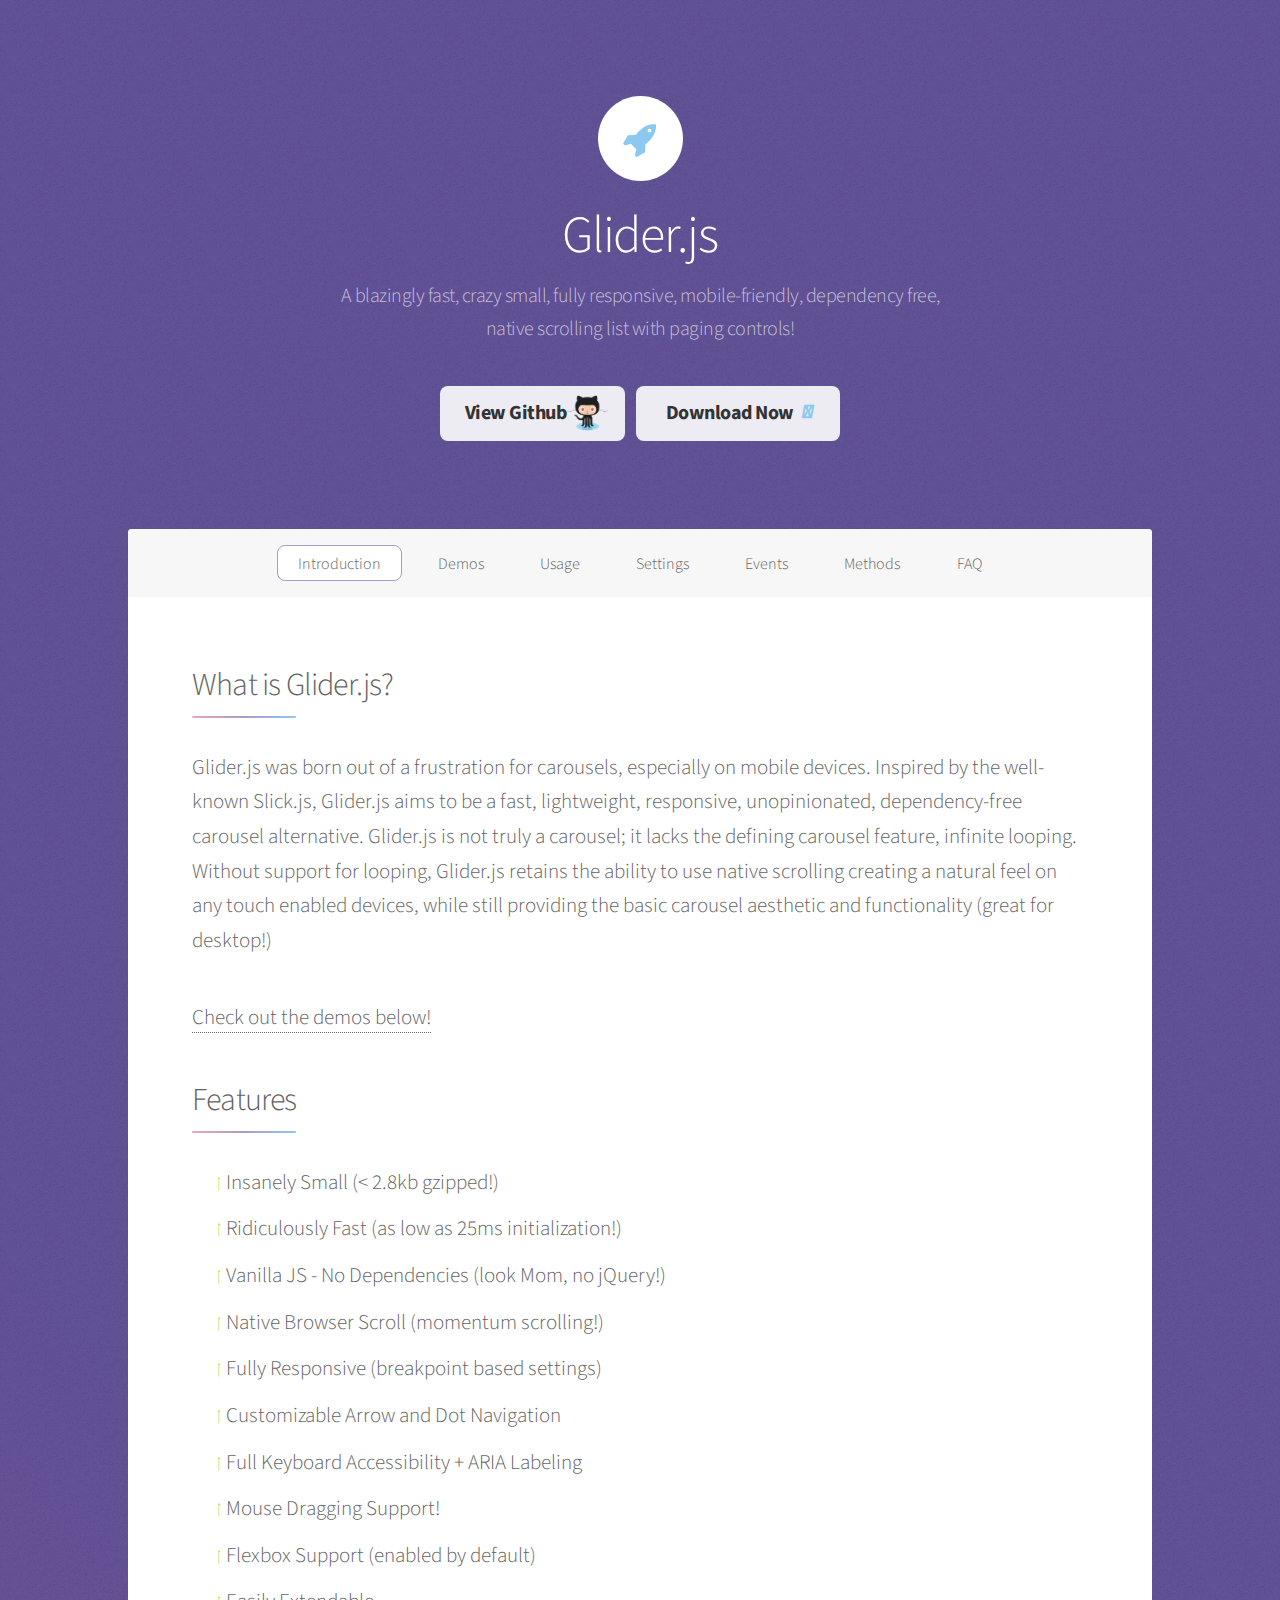
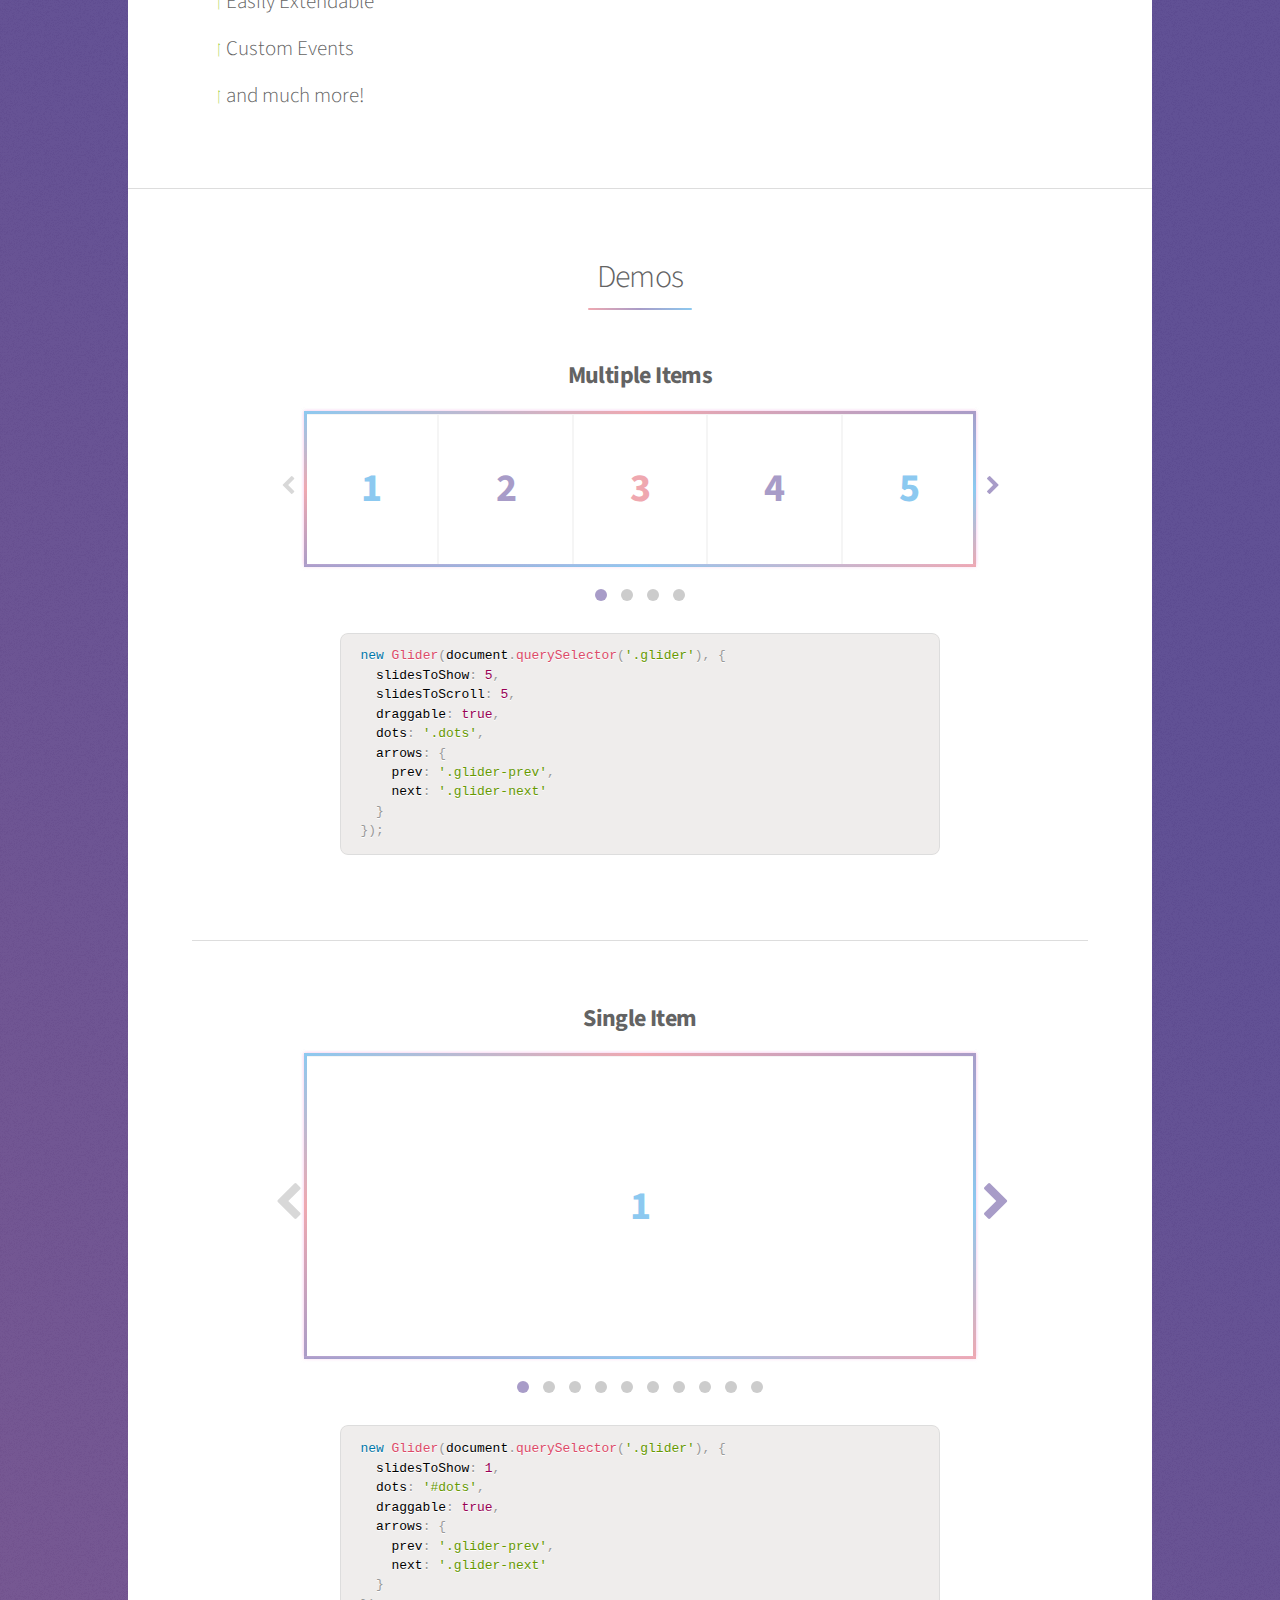
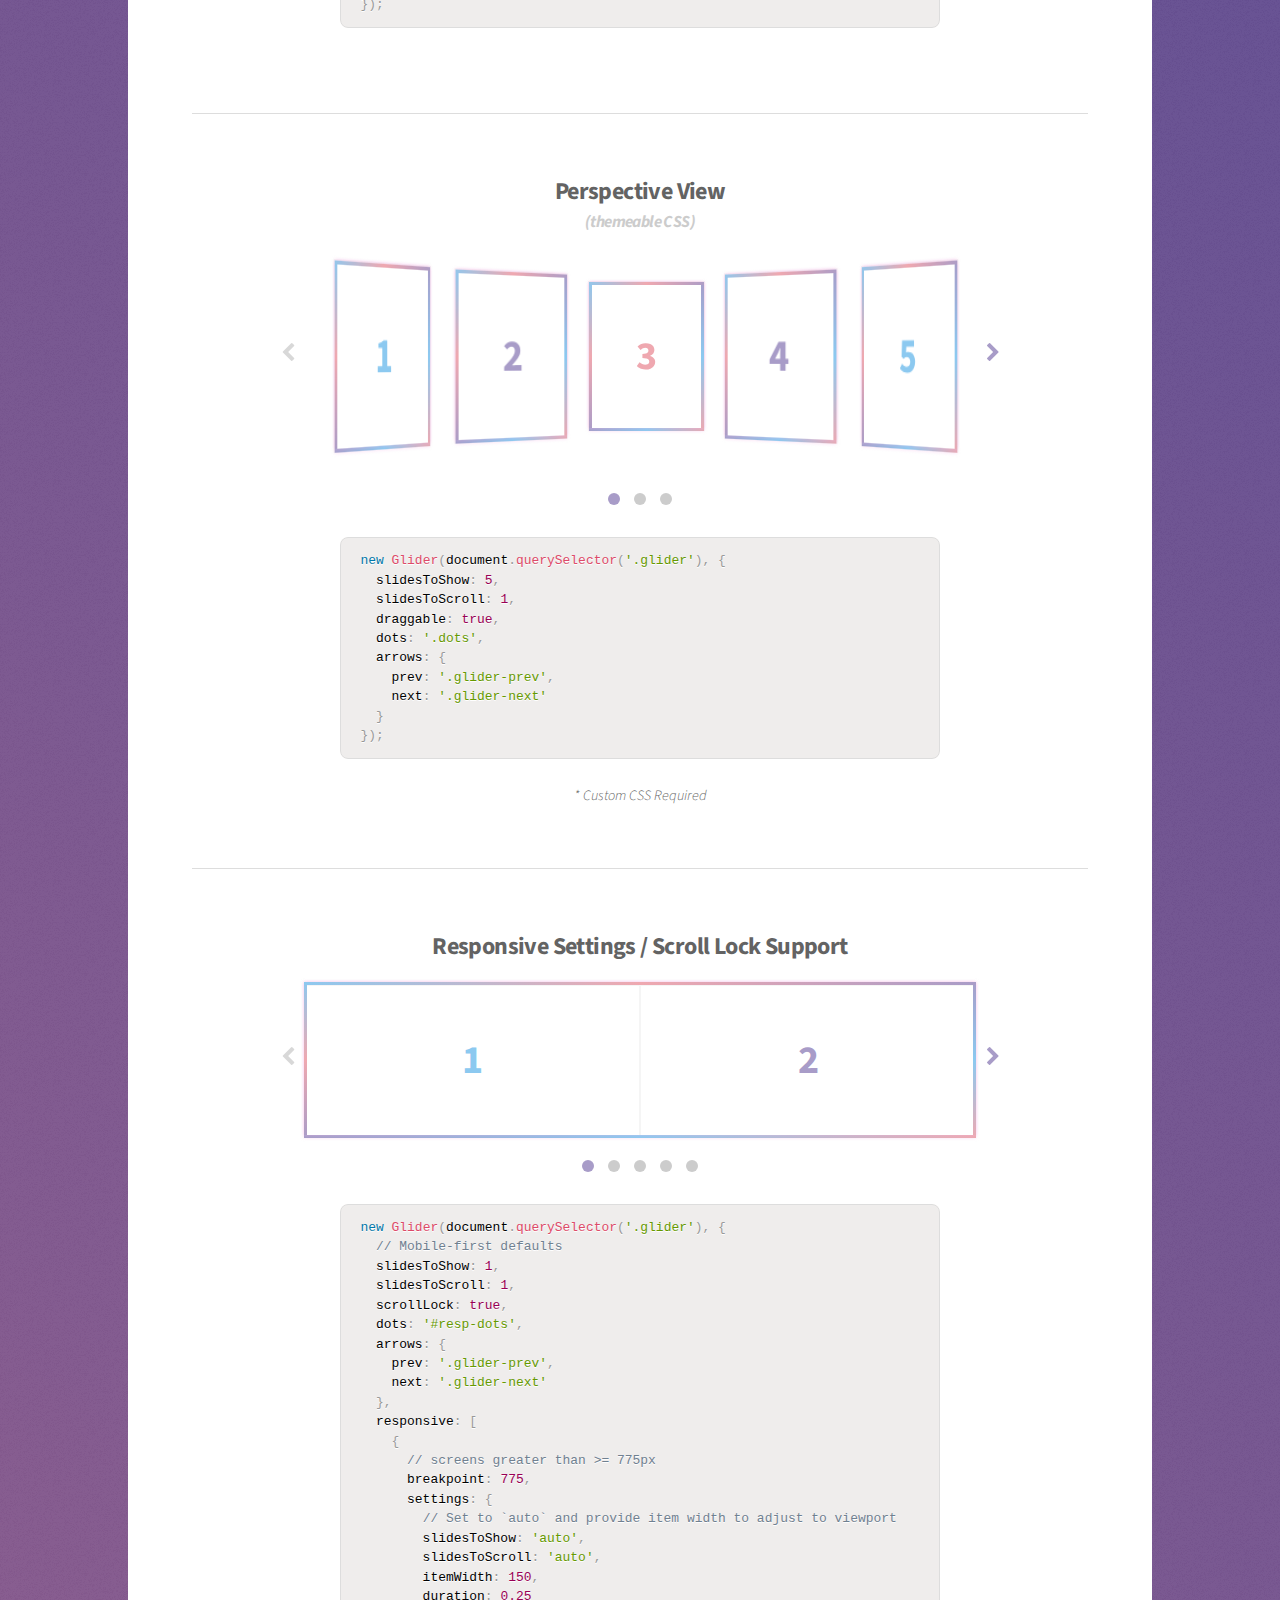
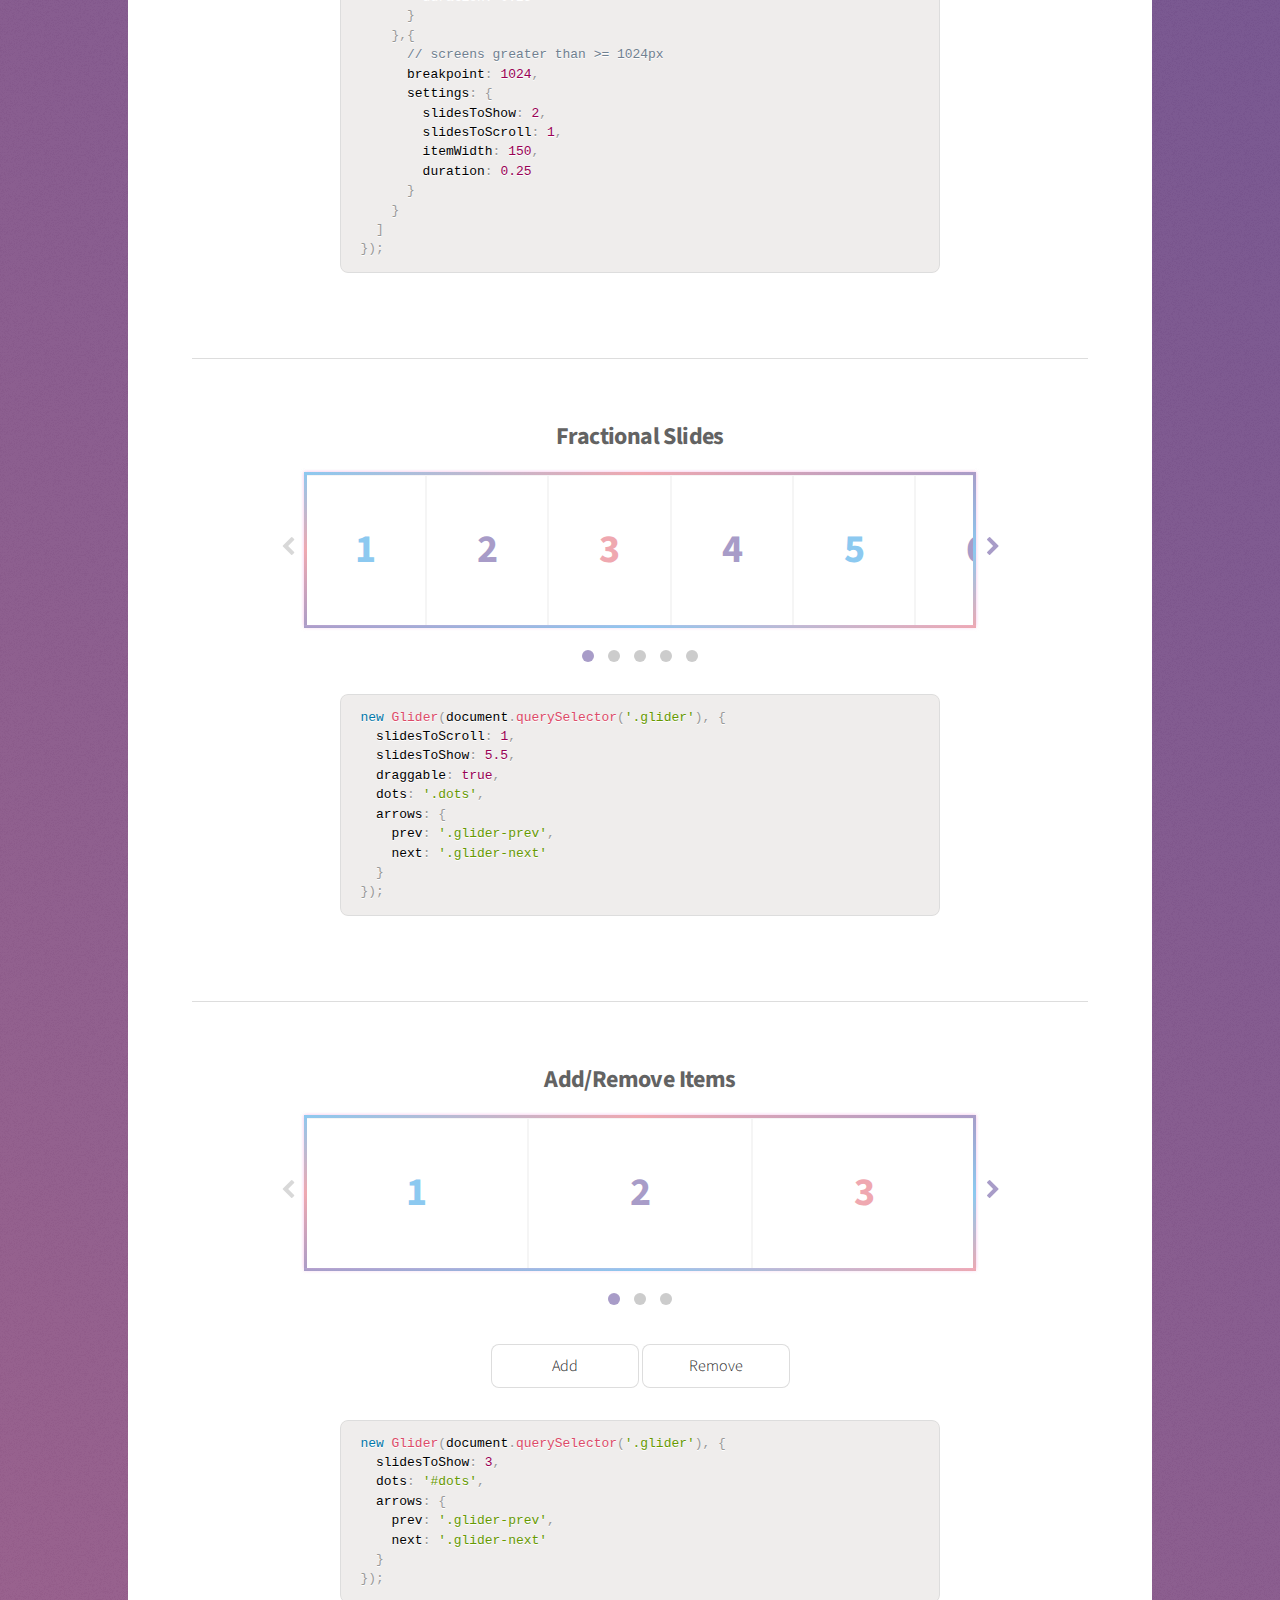
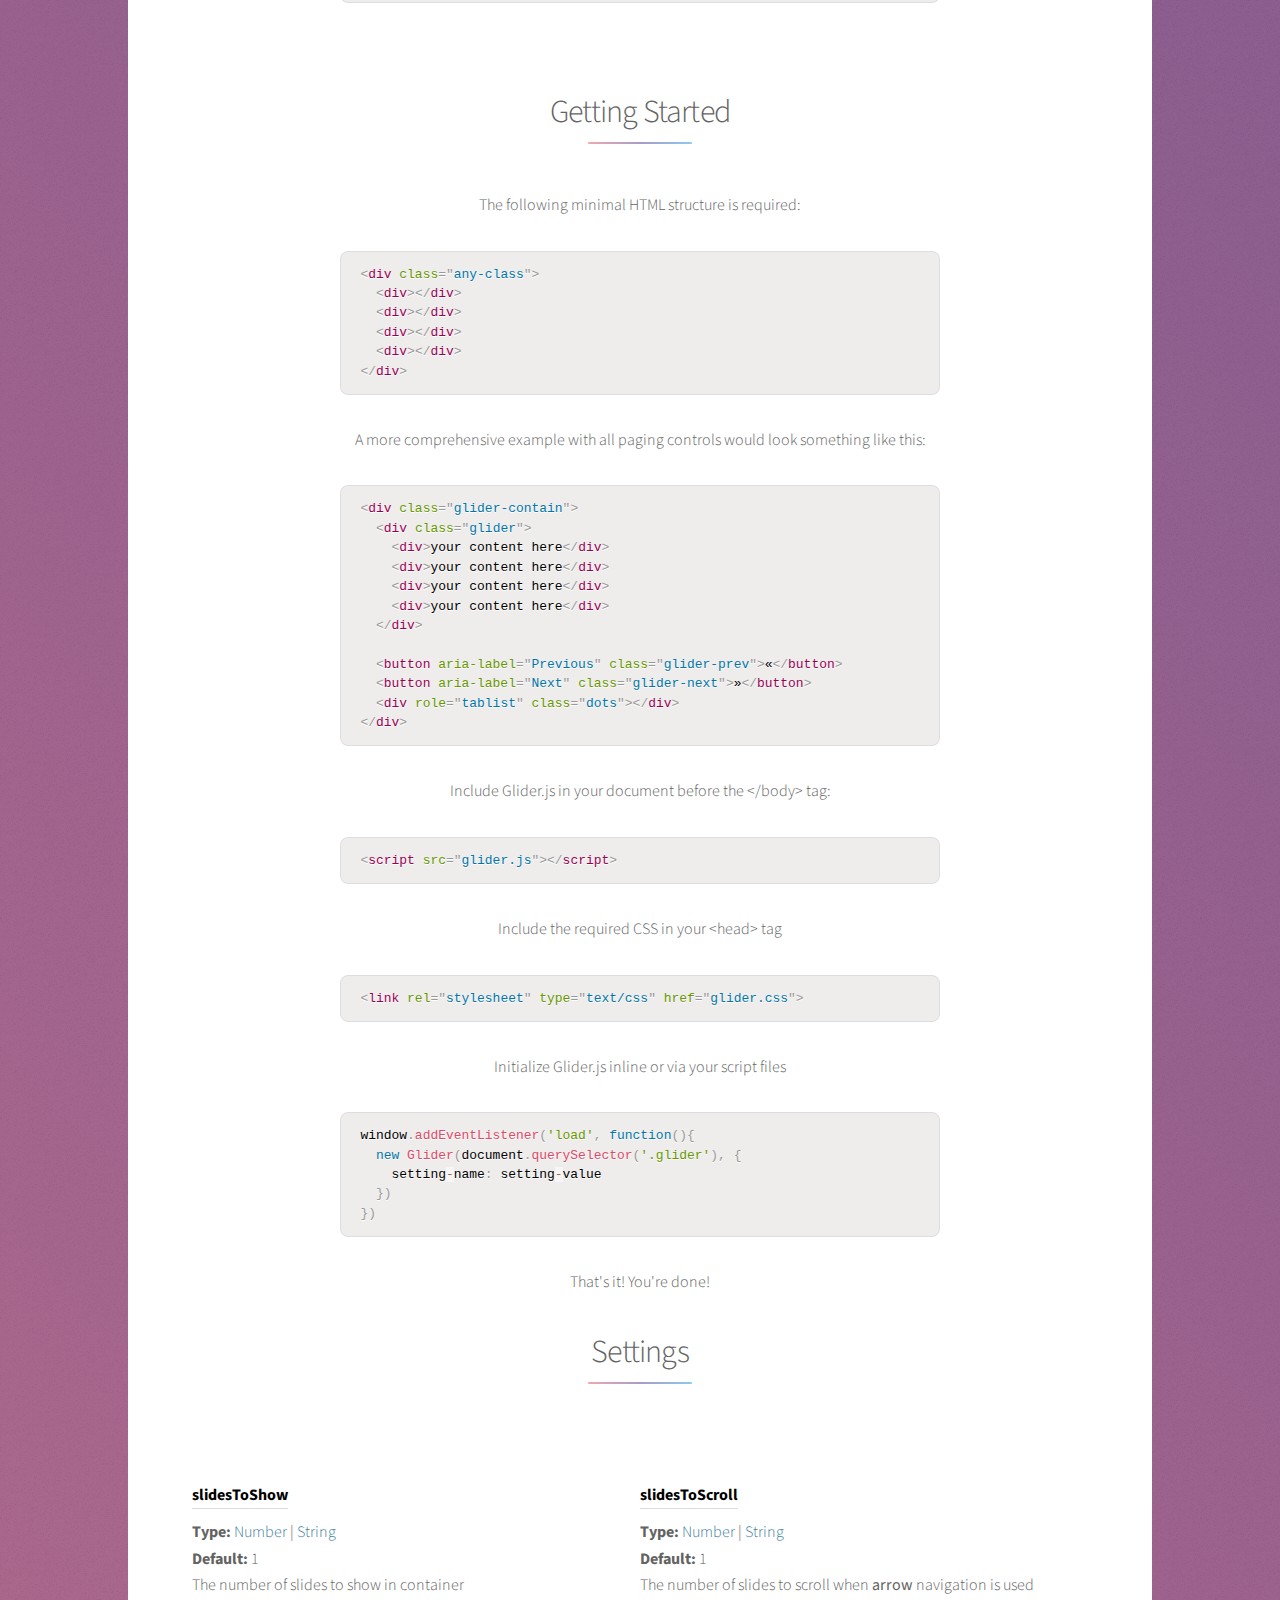
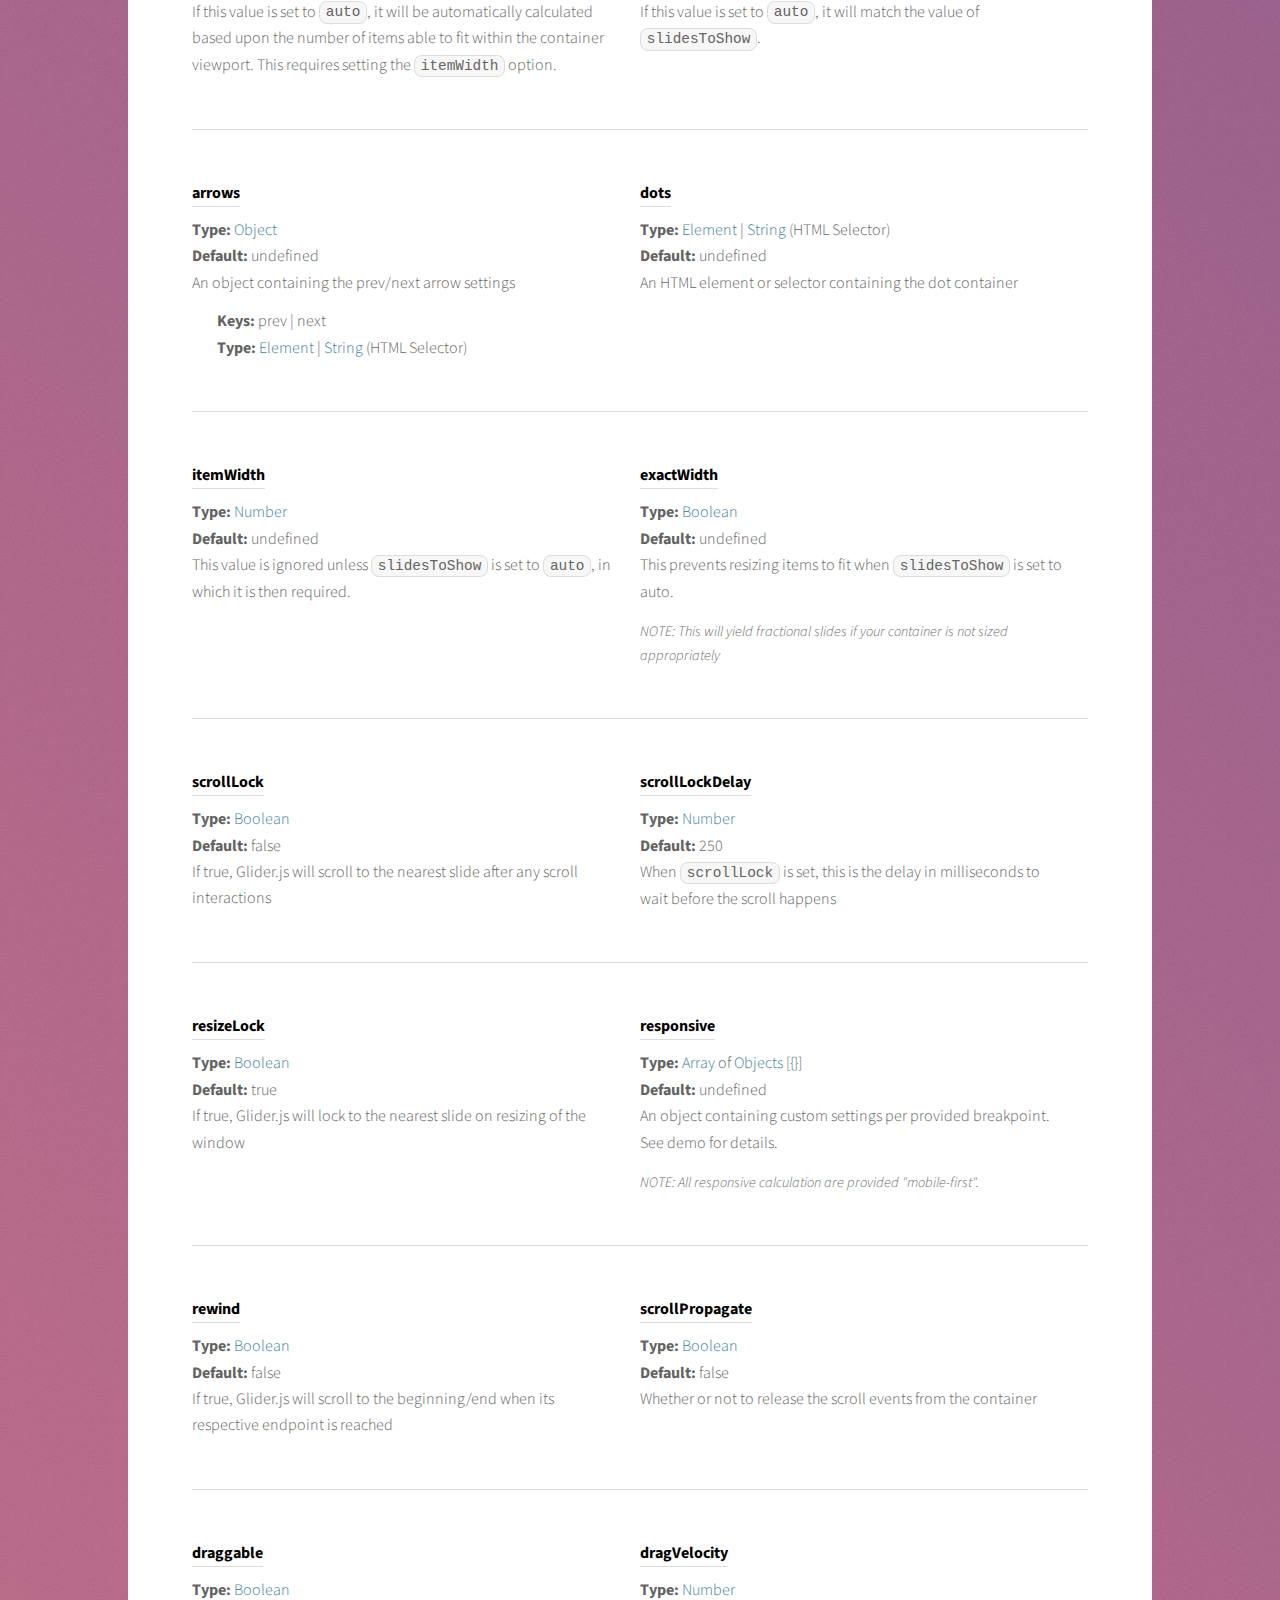
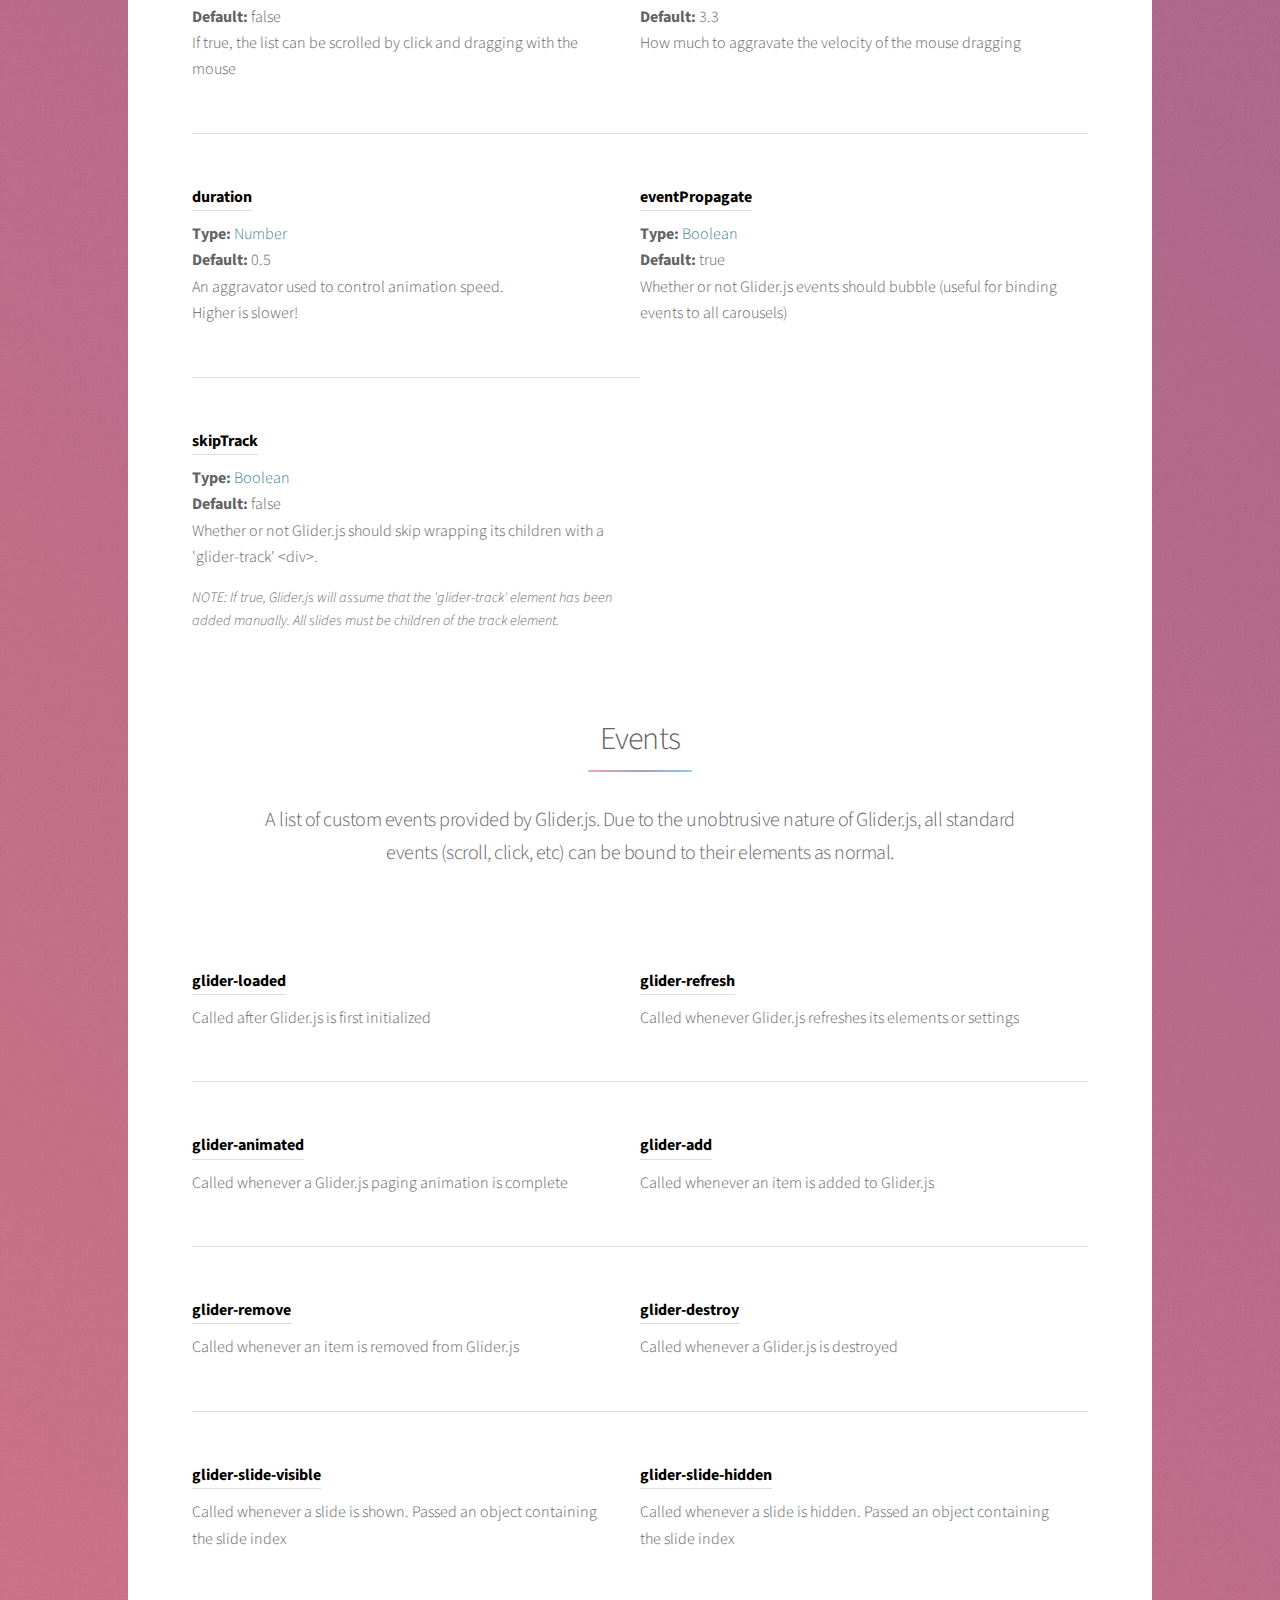
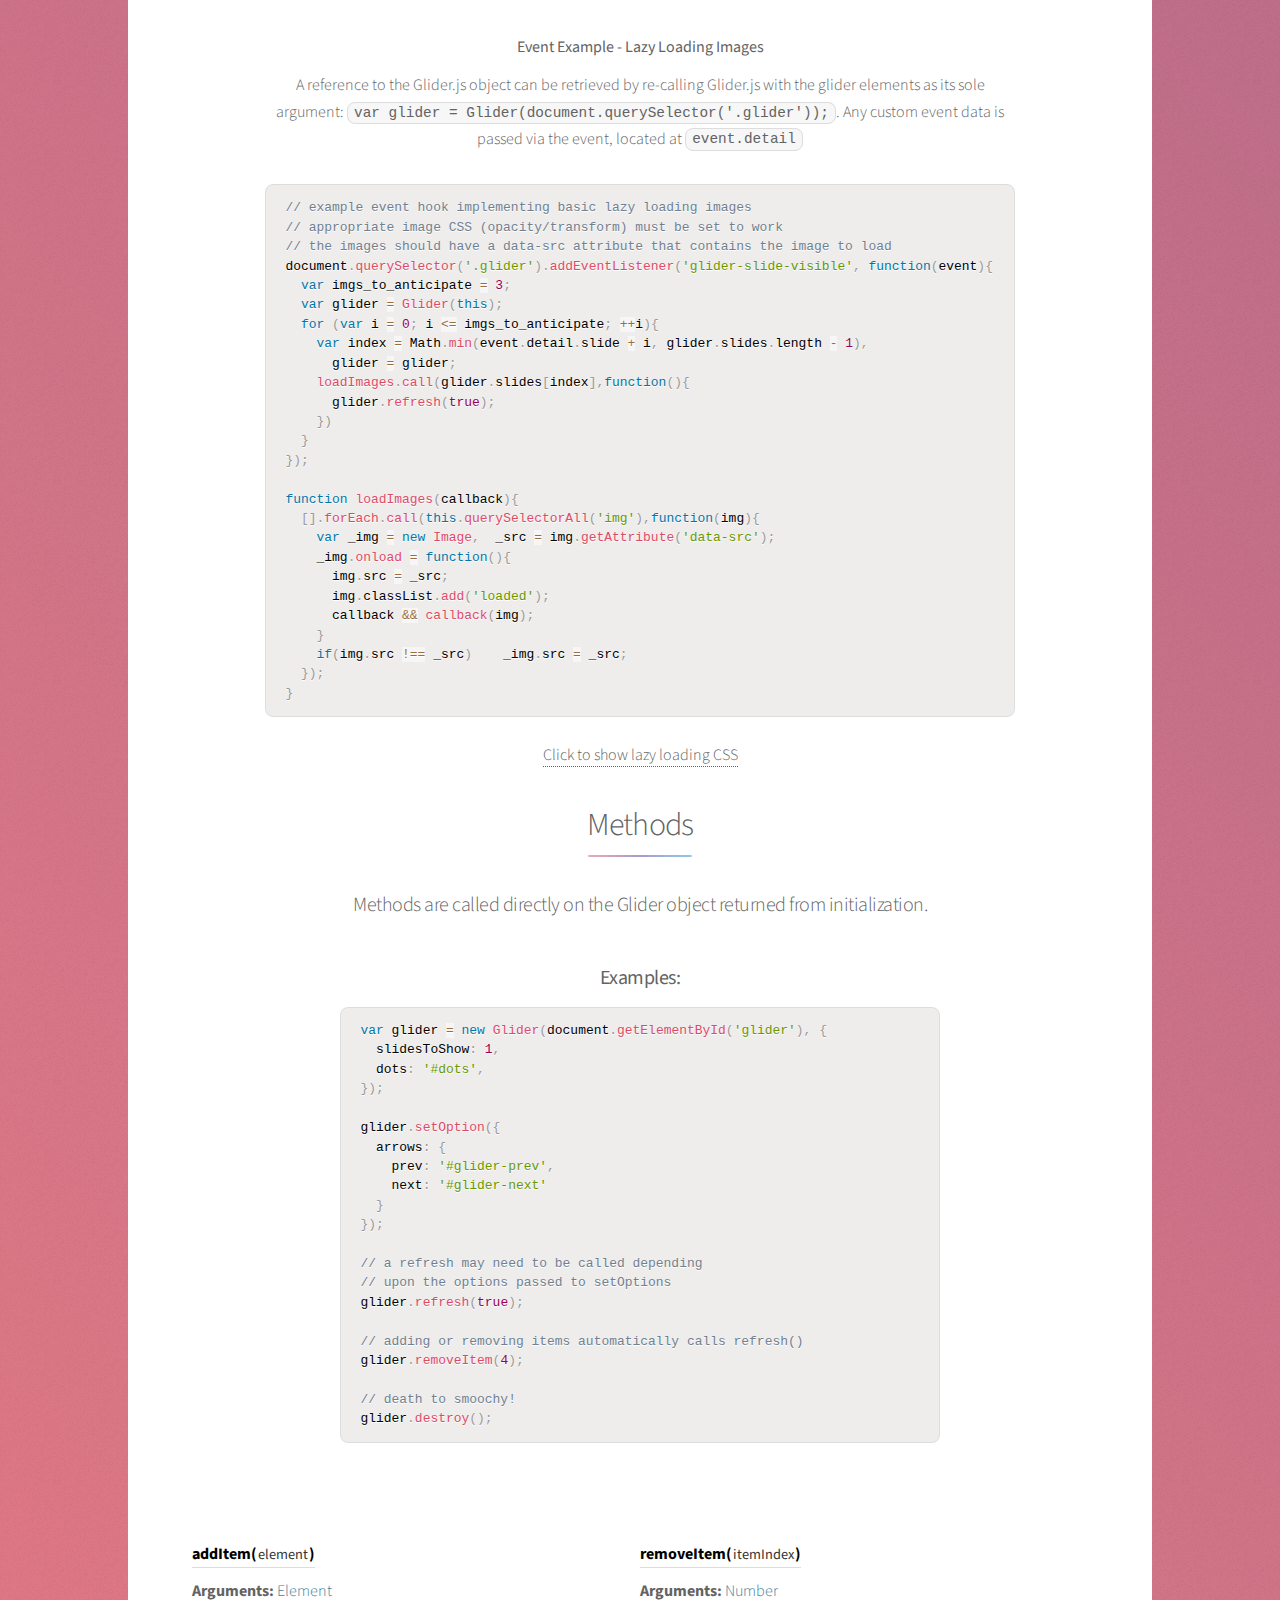
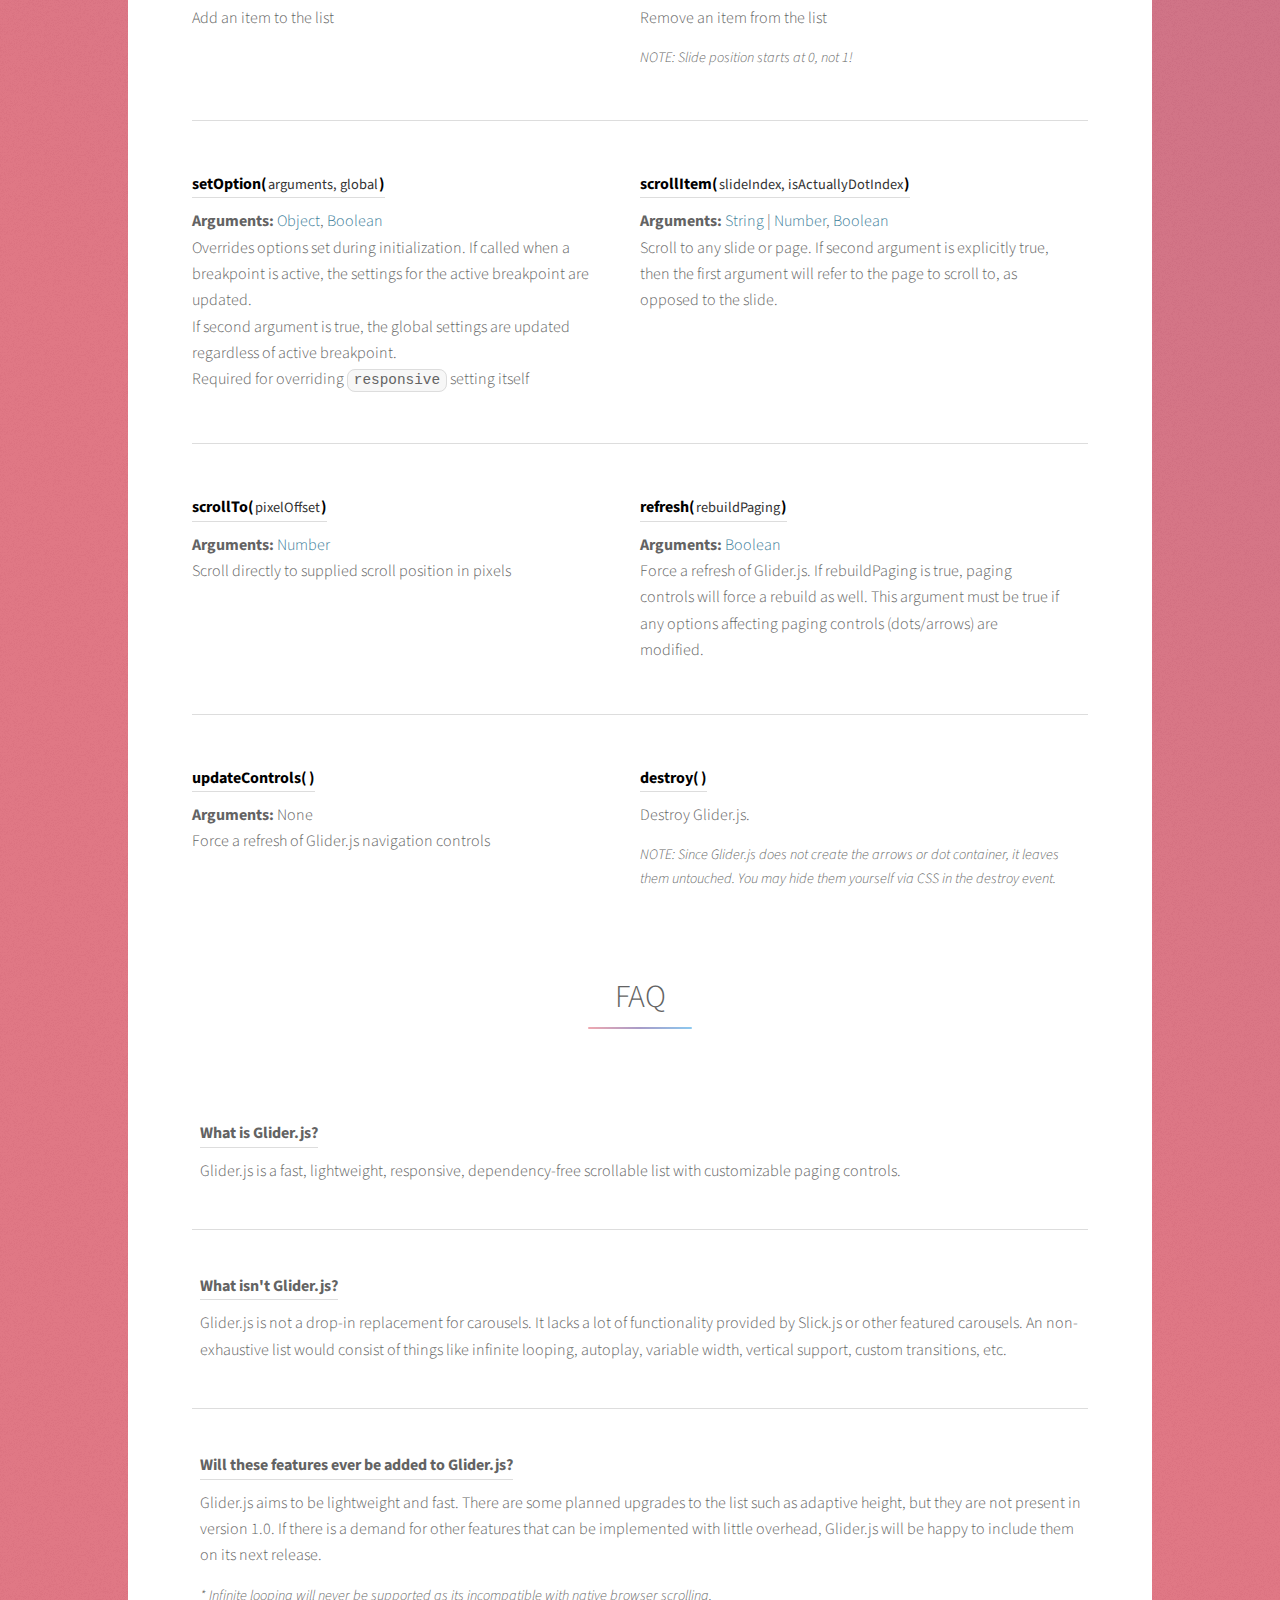
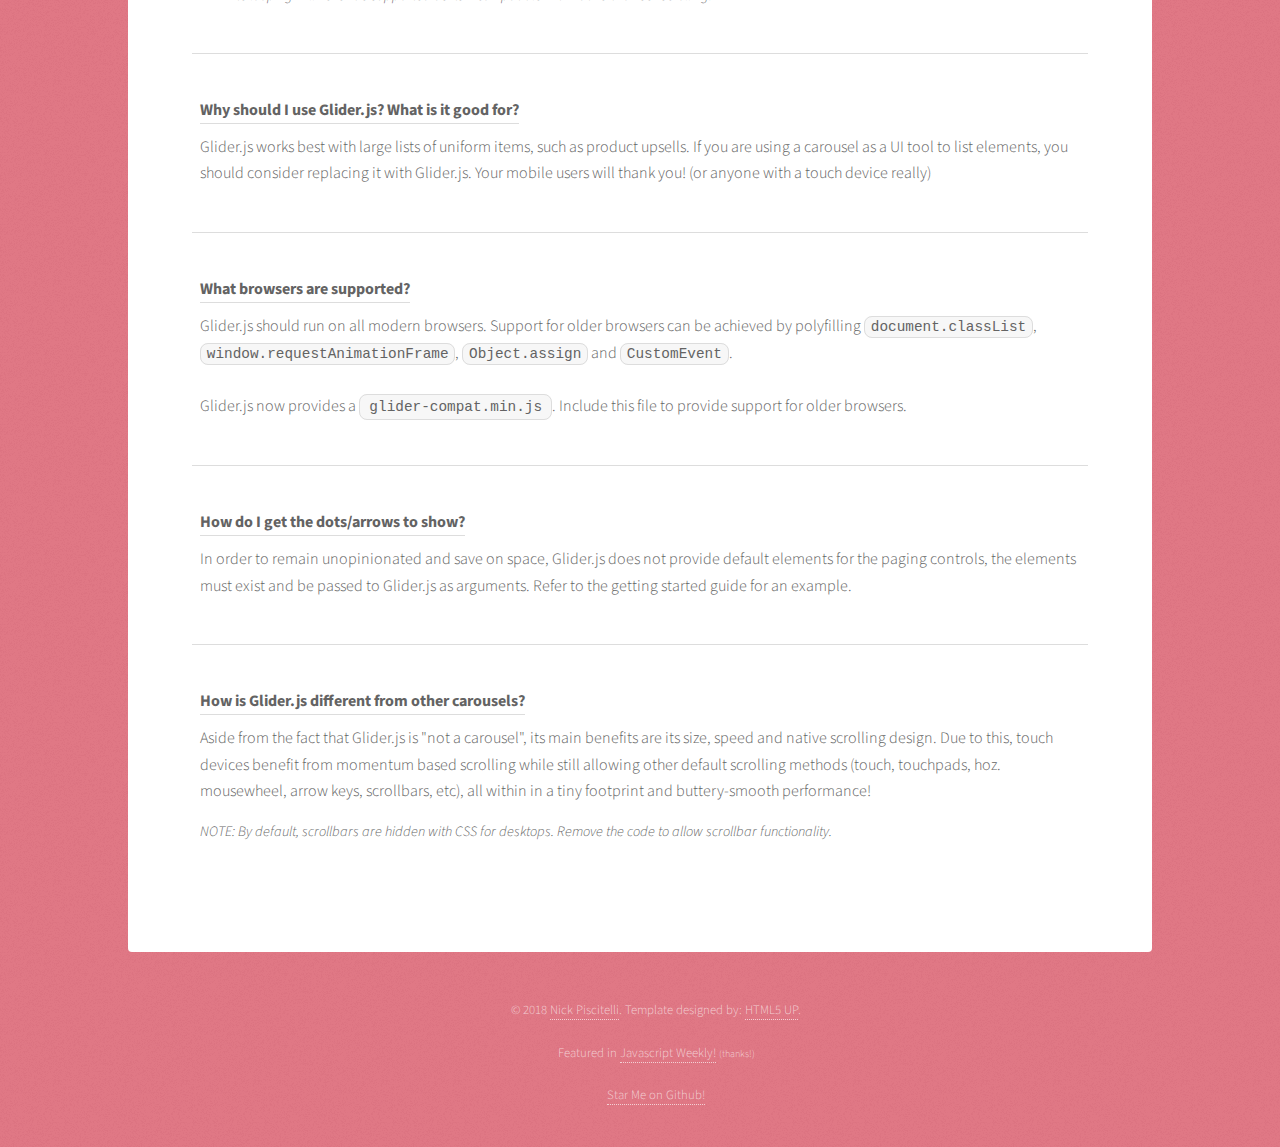
<file: IE_Cars_p/view/js/glider_docs/docs/index.html>
<!DOCTYPE HTML>
<html>
<head>
  <!--

    _____ __ _     __                _
   / ___// /(_)___/ /___  ____      (_)___
  / (_ // // // _  // -_)/ __/_    / /(_-<
  \___//_//_/ \_,_/ \__//_/  (_)__/ //___/
                               |___/

  Version: 1.5
  Author: Nick Piscitelli (pickykneee)
  Website: https://nickpiscitelli.com
  License: MIT License
  Release Date: October 25th, 2018

  -->
  <title>Glider.js - A fast, lightweight carousel alternative</title>
  <meta charset="utf-8" />
  <link rel="shortcut icon" href="favicon.ico" type="image/x-icon" />
  <meta name='viewport' content='width=device-width, initial-scale=1.0, maximum-scale=1.0, user-scalable=0' />
  <link rel="canonical" href="https://nickpiscitelli.github.io/Glider.js/" />
  <link rel="stylesheet" href="https://use.fontawesome.com/releases/v5.4.1/css/all.css" integrity="sha384-5sAR7xN1Nv6T6+dT2mhtzEpVJvfS3NScPQTrOxhwjIuvcA67KV2R5Jz6kr4abQsz" crossorigin="anonymous">
  <link rel="stylesheet" href="assets/css/prism.css" />
  <link rel="stylesheet" href="assets/css/main.css" />
  <link rel="canonical" href="https://nickpiscitelli.github.io/Glider.js" />
  <noscript>
    <link rel="stylesheet" href="assets/css/noscript.css" />
  </noscript>
  <script src="assets/js/glider-compat.min.js"></script>
  <script src="assets/js/glider.min.js"></script>
</head>

<body class="is-preload">

  <!-- Wrapper -->
  <div id="wrapper">

    <!-- Header -->
    <header id="header" class="alt">
      <span class="logo"><img src="images/logo.svg" /></span>
      <h1>Glider.js</h1>
      <p>
        A blazingly fast, crazy small, fully responsive, mobile-friendly, dependency free,
        native scrolling list with paging controls!
      </p>
      <p>
        <a href="https://github.com/NickPiscitelli/Glider.js" class="button github">
          <img class="octo" src="images/octo.png" > <span class="mobileHide">View</span> Github
        </a>
        &nbsp;
        <a onclick="ga('send','event','Download Button');" href="https://github.com/NickPiscitelli/Glider.js/archive/master.zip" class="button">
          Download <span class="mobileHide">Now</span>
        <i class="zip fas fa-download dl-icon"></i>
        </a>
      </p>
    </header>

    <!-- Nav -->
    <nav id="nav">
      <ul>
        <li><a href="#intro" class="active">Introduction</a></li>
        <li><a href="#demos">Demos</a></li>
        <li><a href="#usage">Usage</a></li>
        <li><a href="#settings">Settings</a></li>
        <li><a href="#events">Events</a></li>
        <li><a href="#methods">Methods</a></li>
        <li><a href="#faq">FAQ</a></li>
      </ul>
    </nav>
    <!-- Main -->
    <div id="main">
      <!-- Introduction -->
      <section id="intro" class="main">
        <div class="spotlight">
          <div class="content">
            <header class="major">
              <h2>What is Glider.js?</h2>
            </header>
            <p>
              Glider.js was born out of a frustration for carousels, especially on mobile devices. Inspired by the well-known Slick.js, Glider.js aims
              to be a fast, lightweight, responsive, unopinionated, dependency-free carousel alternative. Glider.js is not truly a carousel; it lacks
              the defining carousel feature, infinite looping. Without support for looping, Glider.js retains the ability to use native scrolling creating
              a natural feel on any touch enabled devices, while still providing the basic carousel aesthetic and functionality (great for desktop!)
            </p>
            <p>
              <a href="#demos" class="smooth-scroll">Check out the demos below!</a>
            </p>

            <header class="major">
              <h2>Features</h2>
            </header>
            <ul class="script-features">
              <li><i class="fas fa-check"></i>Insanely Small (&lt; 2.8kb gzipped!)</li>
              <li><i class="fas fa-check"></i>Ridiculously Fast (as low as 25ms initialization!)</li>
              <li><i class="fas fa-check"></i>Vanilla JS - No Dependencies (look Mom, no jQuery!)</li>
              <li><i class="fas fa-check"></i>Native Browser Scroll (momentum scrolling!)</li>
              <li><i class="fas fa-check"></i>Fully Responsive (breakpoint based settings)</li>
              <li><i class="fas fa-check"></i>Customizable Arrow and Dot Navigation</li>
              <li><i class="fas fa-check"></i>Full Keyboard Accessibility + ARIA Labeling</li>
              <li><i class="fas fa-check"></i>Mouse Dragging Support!</li>
              <li><i class="fas fa-check"></i>Flexbox Support (enabled by default)</li>
              <li><i class="fas fa-check"></i>Easily Extendable</li>
              <li><i class="fas fa-check"></i>Custom Events</li>
              <li><i class="fas fa-check"></i>and much more!</li>
            </ul>
          </div>
        </div>
      </section>

      <!-- First Section -->
      <section id="demos" class="main special">
        <header class="major">
          <h2>Demos</h2>
        </header>

        <div class="demo first">
          <h2>Multiple Items</h2>
          <div data-name="Multiple Item" class="glider-contain multiple">
            <div class="gradient-border-bottom">
              <div class="gradient-border">
                <div class="glider" id="glider-double">
                  <div><h1>1</h1></div>
                  <div><h1>2</h1></div>
                  <div><h1>3</h1></div>
                  <div><h1>4</h1></div>
                  <div><h1>5</h1></div>
                  <div><h1>6</h1></div>
                  <div><h1>7</h1></div>
                  <div><h1>8</h1></div>
                  <div><h1>9</h1></div>
                  <div><h1>10</h1></div>
                  <div><h1>11</h1></div>
                  <div><h1>12</h1></div>
                  <div><h1>13</h1></div>
                  <div><h1>14</h1></div>
                  <div><h1>15</h1></div>
                  <div><h1>16</h1></div>
                  <div><h1>17</h1></div>
                  <div><h1>18</h1></div>
                </div>
              </div>
            </div>
            <button role="button" aria-label="Previous" class="glider-prev" id="glider-prev-2"><i class="fa fa-chevron-left"></i></i></button>
            <button role="button" aria-label="Next" class="glider-next" id="glider-next-2"><i class="fa fa-chevron-right"></i></i></button>
            <div id="dots2"></div>
          </div>
          <script>
            window.addEventListener('load', function () {
              window.glides = new Glider(document.getElementById('glider-double'), {
                slidesToShow: 5,
                slidesToScroll: 5,
                draggable: true,
                dots: '#dots2',
                arrows: {
                  prev: '#glider-prev-2',
                  next: '#glider-next-2'
                }
              })
            });
          </script>
          <pre class="line-numbers language-javascript">
            <code class="line-numbers language-javascript">
              new Glider(document.querySelector('.glider'), {
                slidesToShow: 5,
                slidesToScroll: 5,
                draggable: true,
                dots: '.dots',
                arrows: {
                  prev: '.glider-prev',
                  next: '.glider-next'
                }
              });
            </code>
          </pre>
        </div>


        <div class="demo">
          <h2>Single Item</h2>
          <div data-name="Single Item" class="glider-contain">
            <div class="gradient-border-bottom">
              <div class="gradient-border">
                <div class="glider" id="glider-single">
                  <div><h1>1</h1></div>
                  <div><h1>2</h1></div>
                  <div><h1>3</h1></div>
                  <div><h1>4</h1></div>
                  <div><h1>5</h1></div>
                  <div><h1>6</h1></div>
                  <div><h1>7</h1></div>
                  <div><h1>8</h1></div>
                  <div><h1>9</h1></div>
                  <div><h1>10</h1></div>
                </div>
              </div>
            </div>
            <button role="button" aria-label="Previous" class="glider-prev" id="glider-prev"><i class="fa fa-chevron-left"></i></i></button>
            <button role="button" aria-label="Next" class="glider-next" id="glider-next"><i class="fa fa-chevron-right"></i></i></button>
            <div id="dots"></div>
          </div>
          <script>
            window.addEventListener('load', function(){
              new Glider(document.getElementById('glider-single'), {
                slidesToShow: 1,
                dots: '#dots',
                draggable: true,
                arrows: {
                  prev: '#glider-prev',
                  next: '#glider-next'
                },
                easing: function (x, t, b, c, d) {
                  return c*(t/=d)*t + b;
                }
              });
            });
          </script>

          <pre class="line-numbers language-javascript">
            <code class="line-numbers language-javascript">
              new Glider(document.querySelector('.glider'), {
                slidesToShow: 1,
                dots: '#dots',
                draggable: true,
                arrows: {
                  prev: '.glider-prev',
                  next: '.glider-next'
                }
              });
            </code>
          </pre>
        </div>

        <div class="demo persp">
          <h2>Perspective View<span class="aside">(themeable CSS)</span></h2>
          <div data-name="Perspective View" class="glider-contain multiple">
            <div class="glider glider-persp" id="glider-persp">
              <div><div class="gradient-border-bottom"><div class="gradient-border"><h1>1</h1></div></div></div>
              <div><div class="gradient-border-bottom"><div class="gradient-border"><h1>2</h1></div></div></div>
              <div><div class="gradient-border-bottom"><div class="gradient-border"><h1>3</h1></div></div></div>
              <div><div class="gradient-border-bottom"><div class="gradient-border"><h1>4</h1></div></div></div>
              <div><div class="gradient-border-bottom"><div class="gradient-border"><h1>5</h1></div></div></div>
              <div><div class="gradient-border-bottom"><div class="gradient-border"><h1>6</h1></div></div></div>
              <div><div class="gradient-border-bottom"><div class="gradient-border"><h1>7</h1></div></div></div>
              <div><div class="gradient-border-bottom"><div class="gradient-border"><h1>8</h1></div></div></div>
              <div><div class="gradient-border-bottom"><div class="gradient-border"><h1>9</h1></div></div></div>
              <div><div class="gradient-border-bottom"><div class="gradient-border"><h1>10</h1></div></div></div>
              <div><div class="gradient-border-bottom"><div class="gradient-border"><h1>11</h1></div></div></div>
              <div><div class="gradient-border-bottom"><div class="gradient-border"><h1>12</h1></div></div></div>
              <div><div class="gradient-border-bottom"><div class="gradient-border"><h1>13</h1></div></div></div>
              <div><div class="gradient-border-bottom"><div class="gradient-border"><h1>14</h1></div></div></div>
              <div><div class="gradient-border-bottom"><div class="gradient-border"><h1>15</h1></div></div></div>
            </div>
            <button role="button" aria-label="Previous" class="glider-prev" id="glider-prev-per"><i class="fa fa-chevron-left"></i></i></button>
            <button role="button" aria-label="Next" class="glider-next" id="glider-next-per"><i class="fa fa-chevron-right"></i></i></button>
            <div id="dots-per"></div>
          </div>
          <script>
            window.addEventListener('load', function () {
              window.glides = new Glider(document.getElementById('glider-persp'), {
                slidesToShow: 5,
                slidesToScroll: 1,
                draggable: true,
                dots: '#dots-per',
                arrows: {
                  prev: '#glider-prev-per',
                  next: '#glider-next-per'
                }
              })
            });
          </script>
          <pre class="line-numbers language-javascript">
            <code class="line-numbers language-javascript">
              new Glider(document.querySelector('.glider'), {
                slidesToShow: 5,
                slidesToScroll: 1,
                draggable: true,
                dots: '.dots',
                arrows: {
                  prev: '.glider-prev',
                  next: '.glider-next'
                }
              });
            </code>
          </pre>
          <span class="aside">* Custom CSS Required</span>
        </div>
        <div class="demo">
          <h2>Responsive Settings / Scroll Lock Support</h2>
          <div data-name="Responsive Settings" class="glider-contain multiple">
            <div class="gradient-border-bottom">
              <div class="gradient-border">
                <div class="glider" id="glider-resp">
                  <div><h1>1</h1></div>
                  <div><h1>2</h1></div>
                  <div><h1>3</h1></div>
                  <div><h1>4</h1></div>
                  <div><h1>5</h1></div>
                  <div><h1>6</h1></div>
                  <div><h1>7</h1></div>
                  <div><h1>8</h1></div>
                  <div><h1>9</h1></div>
                  <div><h1>10</h1></div>
                </div>
              </div>
            </div>
            <button role="button" aria-label="Previous" class="glider-prev" id="glider-prev-resp"><i class="fa fa-chevron-left"></i></i></button>
            <button role="button" aria-label="Next" class="glider-next" id="glider-next-resp"><i class="fa fa-chevron-right"></i></i></button>
            <div id="resp-dots"></div>
          </div>
          <script>
            window.addEventListener('load',function(){
              new Glider(document.querySelector('#glider-resp'), {
                // Mobile-first defaults
                slidesToShow: 1,
                slidesToScroll: 1,
                scrollLock: true,
                dots: '#resp-dots',
                arrows: {
                  prev: '#glider-prev-resp',
                  next: '#glider-next-resp'
                },
                responsive: [
                  {
                    breakpoint: 775,
                    settings: {
                      slidesToShow: 'auto',
                      slidesToScroll: 'auto',
                      itemWidth: 150,
                      duration: 0.25
                    }
                  },{
                    breakpoint: 1024,
                    settings: {
                      slidesToShow: 2,
                      slidesToScroll: 1,
                      itemWidth: 150,
                      duration: 0.25
                    }
                  }
                ]
              })
            });
          </script>

          <pre class="line-numbers language-javascript">
            <code class="line-numbers language-javascript">
              new Glider(document.querySelector('.glider'), {
                // Mobile-first defaults
                slidesToShow: 1,
                slidesToScroll: 1,
                scrollLock: true,
                dots: '#resp-dots',
                arrows: {
                  prev: '.glider-prev',
                  next: '.glider-next'
                },
                responsive: [
                  {
                    // screens greater than >= 775px
                    breakpoint: 775,
                    settings: {
                      // Set to `auto` and provide item width to adjust to viewport
                      slidesToShow: 'auto',
                      slidesToScroll: 'auto',
                      itemWidth: 150,
                      duration: 0.25
                    }
                  },{
                    // screens greater than >= 1024px
                    breakpoint: 1024,
                    settings: {
                      slidesToShow: 2,
                      slidesToScroll: 1,
                      itemWidth: 150,
                      duration: 0.25
                    }
                  }
                ]
              });
            </code>
          </pre>
        </div>

        <div class="demo">
          <h2>Fractional Slides</h2>
          <div data-name="Fractional Slides" class="glider-contain multiple">
            <div class="gradient-border-bottom">
              <div class="gradient-border">
                <div class="glider" id="glider-cut">
                  <div><h1>1</h1></div>
                  <div><h1>2</h1></div>
                  <div><h1>3</h1></div>
                  <div><h1>4</h1></div>
                  <div><h1>5</h1></div>
                  <div><h1>6</h1></div>
                  <div><h1>7</h1></div>
                  <div><h1>8</h1></div>
                  <div><h1>9</h1></div>
                  <div><h1>10</h1></div>
                  <div><h1>11</h1></div>
                  <div><h1>12</h1></div>
                  <div><h1>13</h1></div>
                  <div><h1>14</h1></div>
                  <div><h1>15</h1></div>
                  <div><h1>16</h1></div>
                  <div><h1>17</h1></div>
                  <div><h1>18</h1></div>
                  <div><h1>19</h1></div>
                  <div><h1>20</h1></div>
                  <div><h1>21</h1></div>
                  <div><h1>22</h1></div>
                  <div><h1>23</h1></div>
                  <div><h1>24</h1></div>
                </div>
              </div>
            </div>
            <button role="button" aria-label="Previous" class="glider-prev" id="cut-prev"><i class="fa fa-chevron-left"></i></i></button>
            <button role="button" aria-label="Next" class="glider-next" id="cut-next"><i class="fa fa-chevron-right"></i></i></button>
            <div role="tablist" id="frac-dots"></div>
          </div>
          <script>
            window.addEventListener('load',function(){
              var glider = new Glider(document.getElementById('glider-cut'), {
                slidesToScroll: 1,
                slidesToShow: 5.5,
                draggable: true,
                dots: '#frac-dots',
                arrows: {
                  prev: '#cut-prev',
                  next: '#cut-next'
                }
              });
            })
          </script>

          <pre class="line-numbers language-javascript">
            <code class="line-numbers language-javascript">
              new Glider(document.querySelector('.glider'), {
                slidesToScroll: 1,
                slidesToShow: 5.5,
                draggable: true,
                dots: '.dots',
                arrows: {
                  prev: '.glider-prev',
                  next: '.glider-next'
                }
              });
            </code>
          </pre>
        </div>

        <div class="demo">
          <div id="add"><h1></h1></div>
          <h2>Add/Remove Items</h2>
          <div data-name="Add/Remove Items" class="glider-contain multiple">
            <div class="gradient-border-bottom">
              <div class="gradient-border">
                <div class="glider" id="glider-add">
                  <div><h1>1</h1></div>
                  <div><h1>2</h1></div>
                  <div><h1>3</h1></div>
                  <div><h1>4</h1></div>
                  <div><h1>5</h1></div>
                  <div><h1>6</h1></div>
                  <div><h1>7</h1></div>
                  <div><h1>8</h1></div>
                  <div><h1>9</h1></div>
                </div>
              </div>
            </div>
            <button role="button" aria-label="Previous" class="glider-prev" id="glider-prev-add"><i class="fa fa-chevron-left"></i></i></button>
            <button role="button" aria-label="Next" class="glider-next" id="glider-next-add"><i class="fa fa-chevron-right"></i></i></button>
            <div id="add-dots"></div>
          </div>
          <p class="buttons">
            <a class="button" id="addSlide">Add</a>
            <a class="button" id="removeSlide">Remove</a>
          </p>
          <script>
          window.addEventListener('load',function(){
            var glider = new Glider(document.getElementById('glider-add'), {
              slidesToShow: 3,
              duration: .6,
              dots: '#add-dots',
              arrows: {
                prev: '#glider-prev-add',
                next: '#glider-next-add'
              }
            });
            document.getElementById('addSlide').addEventListener('click',function(){
              var ele = document.getElementById('add').cloneNode(true);
              ele.id = '';
              ele.querySelector('h1').textContent = glider.slides.length + 1;
              glider.addItem(ele);
              try{
                ga('send','event','Add/Remove Item', 'Add')
              } catch(ex){}
            });
            document.getElementById('removeSlide').addEventListener('click',function(){
              glider.removeItem(glider.slides.length - 1);
              try{
                ga('send','event','Add/Remove Item', 'Remove')
              } catch(ex){}
            });
          })
          </script>

          <pre class="line-numbers language-javascript">
            <code class="line-numbers language-javascript">
              new Glider(document.querySelector('.glider'), {
                slidesToShow: 3,
                dots: '#dots',
                arrows: {
                  prev: '.glider-prev',
                  next: '.glider-next'
                }
              });
            </code>
          </pre>
        </div>
        <!--
        <div class="demo">
          <div id="add"><h1></h1></div>
          <h2>Demo with Content</h2>
          <div class="glider-contain content">
            <div class="glider" id="glider-content">
              <div>
                <div class="gradient-border-bottom">
                  <div class="gradient-border">
                    <div class="article">
                      <img src="http://placehold.it/150/C9E1F5/FFFFFF?text=$_">
                      <h4 class="cool-border">Awesome JS</h4>
                      <p>Wow! Can you believe that Glider.js is only 1.7kb gzipped?! That's pretty small!</p>
                      <a class="read-more">Read More</a>
                    </div>
                  </div>
                </div>
              </div>
              <div>
                <div class="gradient-border-bottom">
                  <div class="gradient-border">
                    <div class="article">
                      <img src="http://placehold.it/150/C9E1F5/FFFFFF?text=>_">
                      <h4 class="cool-border short">JS Weekly</h4>
                      <p>New library Glider.js has absolutely no dependencies! jQuery?  What's that?</p>
                      <a class="read-more">Read More</a>
                    </div>
                  </div>
                </div>
              </div>
              <div>
                <div class="gradient-border-bottom">
                  <div class="gradient-border">
                    <div class="article">
                      <img src="http://placehold.it/150/C9E1F5/FFFFFF?text=0x">
                      <h4 class="cool-border long">Readers MD5 Digest</h4>
                      <p>Glider.js - Wow. Just wow. A must have for any product upsell or content list!</p>
                      <a class="read-more">Read More</a>
                    </div>
                  </div>
                </div>
              </div>
              <div>
                <div class="gradient-border-bottom">
                  <div class="gradient-border">
                    <div class="article">
                      <img src="http://placehold.it/150/C9E1F5/FFFFFF?text=$_">
                      <h4 class="cool-border">Awesome JS</h4>
                      <p>Did you really think they would be different than the previous?</p>
                      <a class="read-more">Read More</a>
                    </div>
                  </div>
                </div>
              </div>
              <div>
                <div class="gradient-border-bottom">
                  <div class="gradient-border">
                    <div class="article">
                      <img src="http://placehold.it/150/C9E1F5/FFFFFF?text=>_">
                      <h4 class="cool-border short">JS Weekly</h4>
                      <p>I'm a programmer, not a writer. Don't expect so much.</p>
                      <a class="read-more">Read More</a>
                    </div>
                  </div>
                </div>
              </div>
              <div>
                <div class="gradient-border-bottom">
                  <div class="gradient-border">
                    <div class="article">
                      <img src="http://placehold.it/150/C9E1F5/FFFFFF?text=0x">
                      <h4 class="cool-border long">Readers SHA1 Digest</h4>
                      <p>Well, at least there was an issue upgrade.</p>
                      <a class="read-more">Read More</a>
                    </div>
                  </div>
                </div>
              </div>
              <div>
                <div class="gradient-border-bottom">
                  <div class="gradient-border">
                    <div class="article">
                      <img src="http://placehold.it/150/C9E1F5/FFFFFF?text=$_">
                      <h4 class="cool-border">Awesome JS</h4>
                      <p>Ok, now you're getting greedy.</p>
                      <a class="read-more">Read More</a>
                    </div>
                  </div>
                </div>
              </div>
              <div>
                <div class="gradient-border-bottom">
                  <div class="gradient-border">
                    <div class="article">
                      <img src="http://placehold.it/150/C9E1F5/FFFFFF?text=>_">
                      <h4 class="cool-border short">JS Weekly</h4>
                      <p>How much content do you think I can produce?</p>
                      <a class="read-more">Read More</a>
                    </div>
                  </div>
                </div>
              </div>
              <div>
                <div class="gradient-border-bottom">
                  <div class="gradient-border">
                    <div class="article">
                      <img src="http://placehold.it/150/C9E1F5/FFFFFF?text=0x">
                      <h4 class="cool-border long">Readers SHA256 Digest</h4>
                      <p>I should have disabled the dots for optimal suspense.</p>
                      <a class="read-more">Read More</a>
                    </div>
                  </div>
                </div>
              </div>
              <div>
                <div class="gradient-border-bottom">
                  <div class="gradient-border">
                    <div class="article">
                      <img src="http://placehold.it/150/C9E1F5/FFFFFF?text=$_">
                      <h4 class="cool-border">Awesome JS</h4>
                      <p>You would have just ended up looking at the arrows anyway.</p>
                      <a class="read-more">Read More</a>
                    </div>
                  </div>
                </div>
              </div>
              <div>
                <div class="gradient-border-bottom">
                  <div class="gradient-border">
                    <div class="article">
                      <img src="http://placehold.it/150/C9E1F5/FFFFFF?text=>_">
                      <h4 class="cool-border short">JS Weekly</h4>
                      <p>At least you know it's almost over soon.</p>
                      <a class="read-more">Read More</a>
                    </div>
                  </div>
                </div>
              </div>
              <div>
                <div class="gradient-border-bottom">
                  <div class="gradient-border">
                    <div class="article">
                      <img src="http://placehold.it/150/C9E1F5/FFFFFF?text=0x">
                      <h4 class="cool-border long">Readers SHA512 Digest</h4>
                      <p>
                        2b38627595da6be<br>
                        Nice hash.
                      </p>
                      <a class="read-more">Read More</a>
                    </div>
                  </div>
                </div>
              </div>
              <div>
                <div class="gradient-border-bottom">
                  <div class="gradient-border">
                    <div class="article">
                      <img src="http://placehold.it/150/C9E1F5/FFFFFF?text=$_">
                      <h4 class="cool-border">Awesome JS</h4>
                      <p>I hope you expected more.</p>
                      <a class="read-more">Read More</a>
                    </div>
                  </div>
                </div>
              </div>
            </div>
            <div id="dots-content"></div>
            <button role="button" aria-label="Previous" class="glider-prev" id="glider-prev-content"><i class="fa fa-chevron-left"></i></i></button>
            <button role="button" aria-label="Next" class="glider-next" id="glider-next-content"><i class="fa fa-chevron-right"></i></i></button>
          </div>
          <script>
            new Glider(document.getElementById('glider-content'), {
              slidesToShow: 1,
              slidesToScroll: 1,
              duration: .75,
              easing: function (x, t, b, c, d) {
                return c*(t/=d)*t + b;
              },
              dots: '#dots-content',
              arrows: {
                prev: '#glider-prev-content',
                next: '#glider-next-content'
              },
              responsive: [{
                breakpoint: 900,
                settings: {
                  slidesToShow: 3,
                  slidesToScroll: 3,
                }
              },{
                breakpoint: 575,
                settings: {
                  slidesToShow: 2,
                  slidesToScroll: 2,
                }
              }]
            });
          </script>

          <pre class="line-numbers language-javascript">
            <code class="line-numbers language-javascript">
              new Glider(document.querySelector('.glider'), {
                slidesToShow: 1,
                slidesToScroll: 1,
                duration: .75,
                // easeInQuad
                easing: function (x, t, b, c, d) {
                  return c*(t/=d)*t + b;
                },
                arrows: {
                  prev: '.glider-prev',
                  next: '.glider-next'
                },
                dots: '#dots',
                responsive: [{
                  breakpoint: 900,
                  settings: {
                    slidesToShow: 3,
                    slidesToScroll: 3,
                  }
                },{
                  breakpoint: 575,
                  settings: {
                    slidesToShow: 2,
                    slidesToScroll: 2,
                  }
                }]
              });
            </code>
          </pre>
        </div>
      </section>
      -->
      <!-- Second Section -->
      <section id="usage" class="main code special">
        <header class="major">
          <h2>Getting Started</h2>
        </header>
        <p>
          The following minimal HTML structure is required:
        </p>
        <pre class="line-numbers language-html">
          <code class="line-numbers language-html">
            &lt;div class="any-class"&gt;
              &lt;div&gt;&lt;/div&gt;
              &lt;div&gt;&lt;/div&gt;
              &lt;div&gt;&lt;/div&gt;
              &lt;div&gt;&lt;/div&gt;
            &lt;/div&gt;
          </code>
        </pre>

        <p>
          A more comprehensive example with all paging controls would
          look something like this:
        </p>
        <pre class="line-numbers language-html">
          <code class="line-numbers language-html">
            &lt;div class="glider-contain"&gt;
              &lt;div class="glider"&gt;
                &lt;div&gt;your content here&lt;/div&gt;
                &lt;div&gt;your content here&lt;/div&gt;
                &lt;div&gt;your content here&lt;/div&gt;
                &lt;div&gt;your content here&lt;/div&gt;
              &lt;/div&gt;

              &lt;button aria-label="Previous" class="glider-prev"&gt;&laquo;&lt;/button&gt;
              &lt;button aria-label="Next" class="glider-next"&gt;&raquo;&lt;/button&gt;
              &lt;div role="tablist" class="dots"&gt;&lt;/div&gt;
            &lt;/div&gt;
          </code>
        </pre>

        <p>
          Include Glider.js in your document before the &lt;/body&gt; tag:
        </p>
        <pre class="line-numbers language-html">
          <code class="line-numbers language-html">
            &lt;script src="glider.js"&gt;&lt;/script&gt;
          </code>
        </pre>

        <p>
          Include the required CSS in your &lt;head&gt; tag
        </p>
        <pre class="line-numbers language-html">
          <code class="line-numbers language-html">
            &lt;link rel="stylesheet" type="text/css" href="glider.css"&gt;
          </code>
        </pre>

        <p>
          Initialize Glider.js inline or via your script files
        </p>
        <pre class="line-numbers language-javascript">
          <code class="line-numbers language-javascript">
            window.addEventListener('load', function(){
              new Glider(document.querySelector('.glider'), {
                setting-name: setting-value
              })
            })
          </code>
        </pre>

        <p>
          That's it! You're done!
        </p>

      </section>

      <!-- Get Started -->
      <section id="settings" class="main special">
        <header class="major">
          <h2>Settings</h2>
        </header>
        <ul class="settings">
          <li>
            <span class="setting-name">slidesToShow</span><br>
            <span class="type">Type:</span> <a href="https://developer.mozilla.org/en-US/docs/Web/JavaScript/Reference/Global_Objects/Number">Number</a> | <a href="https://developer.mozilla.org/en-US/docs/Web/JavaScript/Reference/Global_Objects/String">String</a><br>
            <span class="type default">Default:</span> 1<br>
            The number of slides to show in container<br>

            If this value is set to <code class="slim slimmer">auto</code>, it will be automatically calculated based upon the number
            of items able to fit within the container viewport. This requires setting the <code class="slim slimmer">itemWidth</code> option.
          </li>
          <li>
            <span class="setting-name">slidesToScroll</span><br>
            <span class="type">Type:</span> <a href="https://developer.mozilla.org/en-US/docs/Web/JavaScript/Reference/Global_Objects/Number">Number</a> | <a href="https://developer.mozilla.org/en-US/docs/Web/JavaScript/Reference/Global_Objects/String">String</a><br>
            <span class="type default">Default:</span> 1<br>
            The number of slides to scroll when <b>arrow</b> navigation is used<br>

            If this value is set to <code class="slim slimmer">auto</code>, it will match the value of <code class="slim slimmer">slidesToShow</code>.
          </li>
          <li>
            <span class="setting-name">arrows</span><br>
            <span class="type">Type:</span> <a href="https://developer.mozilla.org/en-US/docs/Web/JavaScript/Reference/Global_Objects/Object">Object</a><br>
            <span class="type default">Default:</span> undefined<br>
            An object containing the prev/next arrow settings<br>
            <span class="indent">
              <span class="type">Keys:</span> prev | next<br>
              <span class="type">Type:</span> <a href="https://developer.mozilla.org/en-US/docs/Web/API/Element">Element</a> | <a href="https://developer.mozilla.org/en-US/docs/Web/JavaScript/Reference/Global_Objects/String">String</a> (HTML Selector)<br>
            </span>
          </li>
          <li>
            <span class="setting-name">dots</span><br>
            <span class="type">Type:</span> <a href="https://developer.mozilla.org/en-US/docs/Web/API/Element">Element</a> | <a href="https://developer.mozilla.org/en-US/docs/Web/JavaScript/Reference/Global_Objects/String">String</a> (HTML Selector)<br>
            <span class="type default">Default:</span> undefined<br>
            An HTML element or selector containing the dot container<br>
          </li>
          <li>
            <span class="setting-name">itemWidth</span><br>
            <span class="type">Type:</span> <a href="https://developer.mozilla.org/en-US/docs/Web/JavaScript/Reference/Global_Objects/Number">Number</a><br>
            <span class="type default">Default:</span> undefined<br>
            This value is ignored unless <code class="slim slimmer">slidesToShow</code> is set to <code class="slim slimmer">auto</code>, in which it is then required.
          </li>
          <li>
            <span class="setting-name">exactWidth</span><br>
            <span class="type">Type:</span> <a href="https://developer.mozilla.org/en-US/docs/Web/JavaScript/Reference/Global_Objects/Boolean">Boolean</a><br>
            <span class="type default">Default:</span> undefined<br>
            This prevents resizing items to fit when <code class="slim slimmer">slidesToShow</code> is set to auto.

            <span class="aside">NOTE: This will yield fractional slides if your container is not sized appropriately</span>
          </li>
          <li>
            <span class="setting-name">scrollLock</span><br>
            <span class="type">Type:</span> <a href="https://developer.mozilla.org/en-US/docs/Web/JavaScript/Reference/Global_Objects/Boolean">Boolean</a><br>
            <span class="type default">Default:</span> false<br>
            If true, Glider.js will scroll to the nearest slide after any scroll interactions
          </li>
          <li>
            <span class="setting-name">scrollLockDelay</span><br>
            <span class="type">Type:</span> <a href="https://developer.mozilla.org/en-US/docs/Web/JavaScript/Reference/Global_Objects/Number">Number</a><br>
            <span class="type default">Default:</span> 250<br>
            When <code class="slim slimmer">scrollLock</code> is set, this is the delay in milliseconds to wait before the scroll happens
          </li>
          <li>
            <span class="setting-name">resizeLock</span><br>
            <span class="type">Type:</span> <a href="https://developer.mozilla.org/en-US/docs/Web/JavaScript/Reference/Global_Objects/Boolean">Boolean</a><br>
            <span class="type default">Default:</span> true<br>
            If true, Glider.js will lock to the nearest slide on resizing of the window
          </li>
          <li>
            <span class="setting-name">responsive</span><br>
            <span class="type">Type:</span> <a href="https://developer.mozilla.org/en-US/docs/Web/JavaScript/Reference/Global_Objects/Array">Array</a> of <a href="https://developer.mozilla.org/en-US/docs/Web/JavaScript/Reference/Global_Objects/Object">Objects</a> [{}]<br>
            <span class="type default">Default:</span> undefined<br>
            An object containing custom settings per provided breakpoint. See demo for details.
            <span class="aside">NOTE: All responsive calculation are provided "mobile-first".</span>
          </li>
          <li>
            <span class="setting-name">rewind</span><br>
            <span class="type">Type:</span> <a href="https://developer.mozilla.org/en-US/docs/Web/JavaScript/Reference/Global_Objects/Boolean">Boolean</a><br>
            <span class="type default">Default:</span> false<br>
            If true, Glider.js will scroll to the beginning/end when its respective endpoint is reached
          </li>
          <li>
            <span class="setting-name">scrollPropagate</span><br>
            <span class="type">Type:</span> <a href="https://developer.mozilla.org/en-US/docs/Web/JavaScript/Reference/Global_Objects/Boolean">Boolean</a><br>
            <span class="type default">Default:</span> false<br>
            Whether or not to release the scroll events from the container
          </li>
          <li>
            <span class="setting-name">draggable</span><br>
            <span class="type">Type:</span> <a href="https://developer.mozilla.org/en-US/docs/Web/JavaScript/Reference/Global_Objects/Boolean">Boolean</a><br>
            <span class="type default">Default:</span> false<br>
            If true, the list can be scrolled by click and dragging with the mouse
          </li>
          <li>
            <span class="setting-name">dragVelocity</span><br>
            <span class="type">Type:</span> <a href="https://developer.mozilla.org/en-US/docs/Web/JavaScript/Reference/Global_Objects/Number">Number</a><br>
            <span class="type default">Default:</span> 3.3<br>
            How much to aggravate the velocity of the mouse dragging
          </li>

          <li>
            <span class="setting-name">duration</span><br>
            <span class="type">Type:</span> <a href="https://developer.mozilla.org/en-US/docs/Web/JavaScript/Reference/Global_Objects/Number">Number</a><br>
            <span class="type default">Default:</span> 0.5<br>
            An aggravator used to control animation speed. <br>Higher is slower!<br>
          </li>
          <li>
            <span class="setting-name">eventPropagate</span><br>
            <span class="type">Type:</span> <a href="https://developer.mozilla.org/en-US/docs/Web/JavaScript/Reference/Global_Objects/Boolean">Boolean</a><br>
            <span class="type default">Default:</span> true<br>
            Whether or not Glider.js events should bubble (useful for binding events to all carousels)
          </li>
          <li>
            <span class="setting-name">skipTrack</span><br>
            <span class="type">Type:</span> <a href="https://developer.mozilla.org/en-US/docs/Web/JavaScript/Reference/Global_Objects/Boolean">Boolean</a><br>
            <span class="type default">Default:</span> false<br>
            Whether or not Glider.js should skip wrapping its children with a 'glider-track' &lt;div&gt;.
            <span class="aside">NOTE: If true, Glider.js will assume that the 'glider-track' element has been added manually. All slides must be children of the track element.</span>
          </li>

        </ul>
      </section>
      <section id="events" class="main special">
        <header class="major">
          <h2>Events</h2>
          <p>
            A list of custom events provided by Glider.js. Due to the unobtrusive nature of Glider.js, all standard events (scroll, click, etc) can be bound to their elements as normal.
          </p>

        </header>
        <ul class="settings">
          <li>
            <span class="setting-name">glider-loaded</span><br>
            Called after Glider.js is first initialized<br>
          </li>
          <li>
            <span class="setting-name">glider-refresh</span><br>
            Called whenever Glider.js refreshes its elements or settings<br>
          </li>
          <li>
            <span class="setting-name">glider-animated</span><br>
            Called whenever a Glider.js paging animation is complete
          </li>
          <li>
            <span class="setting-name">glider-add</span><br>
            Called whenever an item is added to Glider.js
          </li>
          <li>
            <span class="setting-name">glider-remove</span><br>
            Called whenever an item is removed from Glider.js
          </li>
          <li>
            <span class="setting-name">glider-destroy</span><br>
            Called whenever a Glider.js is destroyed
          </li>
          <li>
            <span class="setting-name">glider-slide-visible</span><br>
            Called whenever a slide is shown. Passed an object containing the slide index
          </li>
          <li>
            <span class="setting-name">glider-slide-hidden</span><br>
            Called whenever a slide is hidden. Passed an object containing the slide index
          </li>
        </ul>
        <p class="little-margin"><b>Event Example - Lazy Loading Images</b></p>
          <p>
            A reference to the Glider.js object can be retrieved by re-calling Glider.js with the glider elements
            as its sole argument: <code class="slim">var glider = Glider(document.querySelector('.glider'));</code>. Any custom
            event data is passed via the event, located at <code class="slim">event.detail</code>
          </p>

          <pre class="wide language-javascript">
            <code class="language-javascript">
              // example event hook implementing basic lazy loading images
              // appropriate image CSS (opacity/transform) must be set to work
              // the images should have a data-src attribute that contains the image to load
              document.querySelector('.glider').addEventListener('glider-slide-visible', function(event){
                var imgs_to_anticipate = 3;
                var glider = Glider(this);
                for (var i = 0; i &lt;= imgs_to_anticipate; ++i){
                  var index = Math.min(event.detail.slide + i, glider.slides.length - 1),
                    glider = glider;
                  loadImages.call(glider.slides[index],function(){
                    glider.refresh(true);
                  })
                }
              });

              function loadImages(callback){
                [].forEach.call(this.querySelectorAll('img'),function(img){
                  var _img = new Image,  _src = img.getAttribute('data-src');
                  _img.onload = function(){
                    img.src = _src;
                    img.classList.add('loaded');
                    callback &amp;&amp; callback(img);
                  }
                  if(img.src !== _src)	_img.src = _src;
                });
              }
            </code>
          </pre>
          <p>
            <a data-collapse="css-collapse" class="collapse-control" href="#">Click to show lazy loading CSS</a>
          </p>
          <div id="css-collapse" class="collapse">
            <pre class="language-css">
              <code class="language-css">
                  // example css
                  .glider-slide img {
                    opacity: 0;
                    transition: opacity .1s ease;
                  }
                  .glider-slide img.loaded {
                    opacity: 1;
                  }
              </code>
            </pre>
          </div>
      </section>
      <section id="methods" class="main special">
        <header class="major">
          <h2>Methods</h2>
          <p>Methods are called directly on the Glider object returned from initialization.</p>
          <p class="little-margin"><b>Examples:</b></p>
          <pre class="language-javascript">
            <code class="language-javascript">
              var glider = new Glider(document.getElementById('glider'), {
                slidesToShow: 1,
                dots: '#dots',
              });

              glider.setOption({
                arrows: {
                  prev: '#glider-prev',
                  next: '#glider-next'
                }
              });

              // a refresh may need to be called depending
              // upon the options passed to setOptions
              glider.refresh(true);

              // adding or removing items automatically calls refresh()
              glider.removeItem(4);

              // death to smoochy!
              glider.destroy();
            </code>
          </pre>
        </header>
        <ul class="settings">
          <li>
            <span class="setting-name">addItem(<span class="arguments">element</span>)</span><br>
            <span class="type">Arguments:</span> <a href="https://developer.mozilla.org/en-US/docs/Web/API/Element">Element</a><br>
            Add an item to the list<br>
          </li>
          <li>
            <span class="setting-name">removeItem(<span class="arguments">itemIndex</span>)</span><br>
            <span class="type">Arguments:</span> <a href="https://developer.mozilla.org/en-US/docs/Web/JavaScript/Reference/Global_Objects/Number">Number</a><br>
            Remove an item from the list<br>
            <span class="aside">NOTE: Slide position starts at 0, not 1!</span>
          </li>
          <li>
            <span class="setting-name">setOption(<span class="arguments">arguments, global</span>)</span><br>
            <span class="type">Arguments:</span> <a href="https://developer.mozilla.org/en-US/docs/Web/JavaScript/Reference/Global_Objects/Object">Object</a>,  <a href="https://developer.mozilla.org/en-US/docs/Web/JavaScript/Reference/Global_Objects/Boolean">Boolean</a> <br>
            Overrides options set during initialization. If called when a breakpoint is active, the settings
            for the active breakpoint are updated.<br>
            If second argument is true, the global settings are updated regardless of active breakpoint.<br>
            Required for overriding <code class="slim">responsive</code> setting itself
          </li>
          <li>
            <span class="setting-name">scrollItem(<span class="arguments">slideIndex, isActuallyDotIndex</span>)</span><br>
            <span class="type">Arguments:</span> <a href="https://developer.mozilla.org/en-US/docs/Web/JavaScript/Reference/Global_Objects/String">String</a> | <a href="https://developer.mozilla.org/en-US/docs/Web/JavaScript/Reference/Global_Objects/Number">Number</a>, <a href="https://developer.mozilla.org/en-US/docs/Web/JavaScript/Reference/Global_Objects/Boolean">Boolean</a><br>
            Scroll to any slide or page. If second argument is explicitly true, then the first argument will refer to the page to scroll to, as opposed to the slide.<br>
          </li>
          <li>
            <span class="setting-name">scrollTo(<span class="arguments">pixelOffset</span>)</span><br>
            <span class="type">Arguments:</span> <a href="https://developer.mozilla.org/en-US/docs/Web/JavaScript/Reference/Global_Objects/Number">Number</a> <br>
            Scroll directly to supplied scroll position in pixels<br>
          </li>
          <li>
            <span class="setting-name">refresh(<span class="arguments">rebuildPaging</span>)</span><br>
            <span class="type">Arguments:</span> <a href="https://developer.mozilla.org/en-US/docs/Web/JavaScript/Reference/Global_Objects/Boolean">Boolean</a> <br>
            Force a refresh of Glider.js. If rebuildPaging is true, paging controls will force a rebuild as well. This
            argument must be true if any options affecting paging controls (dots/arrows) are modified.
          </li>
          <li>
            <span class="setting-name">updateControls(<span class="arguments"></span>)</span><br>
            <span class="type">Arguments:</span> None <br>
            Force a refresh of Glider.js navigation controls
          </li>
          <li>
            <span class="setting-name">destroy(<span class="arguments"></span>)</span><br>
            Destroy Glider.js.
            <span class="aside">NOTE: Since Glider.js does not create the arrows or dot container, it leaves them untouched.
              You may hide them yourself via CSS in the destroy event.</span>
          </li>
        </ul>
      </section>


    <section id="faq" class="main code special">
        <header class="major">
          <h2>FAQ</h2>
        </header>
        <ul class="questions">
          <li>
            <p class="question">
              What is Glider.js?
            </p>
            <p class="answer">
              Glider.js is a fast, lightweight, responsive, dependency-free scrollable list with customizable paging controls.
            </p>
          </li>
          <li>
            <p class="question">
              What isn't Glider.js?
            </p>
            <p class="answer">
              Glider.js is not a drop-in replacement for carousels. It lacks a lot of
              functionality provided by Slick.js or other featured carousels. An non-exhaustive list
              would consist of things like infinite looping, autoplay, variable width, vertical support,
              custom transitions, etc.
            </p>
          </li>
          <li>
            <p class="question">
              Will these features ever be added to Glider.js?
            </p>
            <p class="answer">
              Glider.js aims to be lightweight and fast. There are some planned upgrades to the list such as adaptive height, but they are not present in version 1.0.
              If there is a demand for other features that can be implemented with little overhead, Glider.js will be happy to include them on its next release.

              <span class="aside">* Infinite looping will never be supported as its incompatible with native browser scrolling.</span>
            </p>
          </li>
          <li>
            <p class="question">
              Why should I use Glider.js? What is it good for?
            </p>
            <p class="answer">
              Glider.js works best with large lists of uniform items, such as product upsells.

              If you are using a carousel as a UI tool to list elements, you should consider replacing
              it with Glider.js. Your mobile users will thank you! (or anyone with a touch device really)
            </p>
          </li>
          <li>
            <p class="question">
              What browsers are supported?
            </p>
            <p class="answer">
              Glider.js should run on all modern browsers. Support for older browsers can be achieved by polyfilling
              <code class="slim">document.classList</code>, <code class="slim">window.requestAnimationFrame</code>,
              <code class="slim">Object.assign</code> and <code class="slim">CustomEvent</code>.
              <br><br>
              Glider.js now provides a <code class="slime">glider-compat.min.js</code>. Include this file to provide support for older browsers.
            </p>
          </li>
          <li>
            <p class="question">
              How do I get the dots/arrows to show?
            </p>
            <p class="answer">
              In order to remain unopinionated and save on space, Glider.js does not provide default elements
              for the paging controls, the elements must exist and be passed to Glider.js
              as arguments. Refer to the getting started guide for an example.
            </p>
          </li>
          <li>
            <p class="question">
              How is Glider.js different from other carousels?
            </p>
            <p class="answer">
              Aside from the fact that Glider.js is "not a carousel", its main benefits are its size, speed and native scrolling design. Due to this,
              touch devices benefit from momentum based scrolling while still allowing other default scrolling methods (touch, touchpads, hoz. mousewheel, arrow keys, scrollbars, etc), all within in a tiny
              footprint and buttery-smooth performance!

              <span class="aside">
                NOTE: By default, scrollbars are hidden with CSS for desktops. Remove the code to allow scrollbar functionality.
              </aside>
            </p>
          </li>
        </ul>

      </section>
    </div>
    <!-- Footer -->
    <footer id="footer">
      <p class="copyright">&copy; 2018 <a href="https://nickpiscitelli.com">Nick Piscitelli</a>. Template designed by: <a href="https://html5up.net">HTML5 UP</a>.
      <br> <br> Featured in <a href="https://javascriptweekly.com/issues/411">Javascript Weekly!</a> <span style="font-size: 10px;">(thanks!)</span>
        <br><br><a id="ghb" class="github-button" href="https://github.com/NickPiscitelli/Glider.js" data-icon="octicon-star" data-size="large" aria-label="Star NickPiscitelli/Glider.js on GitHub">Star Me on Github!</a>



      </p>
    </footer>

  </div>

  <!-- Kick-ass template designed by: -->
  <!--
    Stellar by HTML5 UP
    html5up.net | @ajlkn
    Free for personal and commercial use under the CCA 3.0 license (html5up.net/license)
  -->

  <!-- Scripts -->
  <!--
    <script src="https://cdnjs.cloudflare.com/ajax/libs/cash/3.0.0-beta.0/cash.min.js"></script>
    -- Some people just can't let go
    <script>
      console.log('blah');
      /*
      var jQuery = $;
      $.fn.extend({
        scrollTop: function(){
          if (this[0] === window){
            return window.pageYOffset || document.body.scrollTop
          }
          return this[0].scrollTop;
        }
      });
      $.map = function(mapObject, cb){
        var keys = Object.keys(mapObject);
        for (var i = 0; i < keys.length; ++i){
          cb(mapObject[keys[i]], keys[i])
        }
      };
      */
    </script>
  -->
  <script
  src="https://code.jquery.com/jquery-3.3.1.min.js"
  integrity="sha256-FgpCb/KJQlLNfOu91ta32o/NMZxltwRo8QtmkMRdAu8="
  crossorigin="anonymous"></script>

  <script src="assets/js/prism.js"></script>
  <script src="assets/js/main.js"></script>

  <script async defer src="https://buttons.github.io/buttons.js"></script>

  <!-- I see you. -->
  <script>
  (function(i,s,o,g,r,a,m){i['GoogleAnalyticsObject']=r;i[r]=i[r]||function(){
  (i[r].q=i[r].q||[]).push(arguments)},i[r].l=1*new Date();a=s.createElement(o),
  m=s.getElementsByTagName(o)[0];a.async=1;a.src=g;m.parentNode.insertBefore(a,m)
  })(window,document,'script','https://www.google-analytics.com/analytics.js','ga');

  ga('create', 'UA-20216161-5', 'auto');
  ga('send', 'pageview');
  </script>



</body>
</html>
</file>
<file: IE_Cars_p/view/js/glider_docs/docs/assets/css/noscript.css>
/*
	Stellar by HTML5 UP
	html5up.net | @ajlkn
	Free for personal and commercial use under the CCA 3.0 license (html5up.net/license)
*/

/* Header */

	body.is-preload #header.alt > * {
		opacity: 1;
	}

	body.is-preload #header.alt .logo {
		-moz-transform: none;
		-webkit-transform: none;
		-ms-transform: none;
		transform: none;
	}
</file>
<file: IE_Cars_p/view/js/glider_docs/docs/assets/css/main.css>
@import url(font-awesome.min.css);
@import "https://fonts.googleapis.com/css?family=Source+Sans+Pro:300,400";

/*
  Stellar by HTML5 UP
  html5up.net | @ajlkn
  Free for personal and commercial use under the CCA 3.0 license (html5up.net/license)
*/

html, body, div, span, applet, object,
iframe, h1, h2, h3, h4, h5, h6, p, blockquote,
pre, a, abbr, acronym, address, big, cite,
code, del, dfn, em, img, ins, kbd, q, s, samp,
small, strike, strong, sub, sup, tt, var, b,
u, i, center, dl, dt, dd, ol, ul, li, fieldset,
form, label, legend, table, caption, tbody,
tfoot, thead, tr, th, td, article, aside,
canvas, details, embed, figure, figcaption,
footer, header, hgroup, menu, nav, output, ruby,
section, summary, time, mark, audio, video {
  margin: 0;
  padding: 0;
  border: 0;
  font-size: 100%;
  font: inherit;
  vertical-align: baseline;}

article, aside, details, figcaption, figure,
footer, header, hgroup, menu, nav, section {
  display: block;}

body {
  line-height: 1;
}

ol, ul {
  list-style: none;
}

blockquote, q {
  quotes: none;
}

  blockquote:before, blockquote:after, q:before, q:after {
    content: '';
    content: none;
  }

table {
  border-collapse: collapse;
  border-spacing: 0;
}

body {
  -webkit-text-size-adjust: none;
}

mark {
  background-color: transparent;
  color: inherit;
}

input::-moz-focus-inner {
  border: 0;
  padding: 0;
}

input, select, textarea {
  -moz-appearance: none;
  -webkit-appearance: none;
  -ms-appearance: none;
  appearance: none;
}

/* Basic */

  @-ms-viewport {
    width: device-width;
  }

  body {
    -ms-overflow-style: scrollbar;
  }

  @media screen and (max-width: 480px) {

    html, body {
      min-width: 320px;
    }

  }

  html {
    box-sizing: border-box;
  }

  *, *:before, *:after {
    box-sizing: inherit;
  }

  body {
    background-color: #935d8c;
    background-image: url("images/overlay.png"), -moz-linear-gradient(45deg, #e37682 15%, #5f4d93 85%);
    background-image: url("images/overlay.png"), -webkit-linear-gradient(45deg, #e37682 15%, #5f4d93 85%);
    background-image: url("images/overlay.png"), -ms-linear-gradient(45deg, #e37682 15%, #5f4d93 85%);
    background-image: url("images/overlay.png"), linear-gradient(45deg, #e37682 15%, #5f4d93 85%);
  }

    body.is-preload *, body.is-preload *:before, body.is-preload *:after {
      -moz-animation: none !important;
      -webkit-animation: none !important;
      -ms-animation: none !important;
      animation: none !important;
      -moz-transition: none !important;
      -webkit-transition: none !important;
      -ms-transition: none !important;
      transition: none !important;
    }

/* Type */

  body {
    background-color: #935d8c;
    color: rgba(255, 255, 255, 0.65);
  }

  body, input, select, textarea {
    font-family: "Source Sans Pro", Helvetica, sans-serif;
    font-size: 17pt;
    font-weight: 300;
    line-height: 1.65;
  }

    @media screen and (max-width: 1680px) {

      body, input, select, textarea {
        font-size: 14pt;
      }

    }

    @media screen and (max-width: 1280px) {

      body, input, select, textarea {
        font-size: 12pt;
      }

    }

    @media screen and (max-width: 360px) {

      body, input, select, textarea {
        font-size: 11pt;
      }

    }

  a {
    -moz-transition: color 0.2s ease, border-bottom 0.2s ease;
    -webkit-transition: color 0.2s ease, border-bottom 0.2s ease;
    -ms-transition: color 0.2s ease, border-bottom 0.2s ease;
    transition: color 0.2s ease, border-bottom 0.2s ease;
    text-decoration: none;
    border-bottom: dotted 1px;
    color: inherit;
  }

    a:hover {
      border-bottom-color: transparent;
    }

  strong, b {
    font-weight: 400;
  }

  em, i {
    font-style: italic;
  }

  p {
    margin: 0 0 2em 0;
  }

    p.content {
      -moz-columns: 20em 2;
      -webkit-columns: 20em 2;
      -ms-columns: 20em 2;
      columns: 20em 2;
      -moz-column-gap: 2em;
      -webkit-column-gap: 2em;
      -ms-column-gap: 2em;
      column-gap: 2em;
      text-align: justify;
    }

  h1, h2, h3, h4, h5, h6 {
    font-weight: 300;
    line-height: 1.5;
    margin: 0 0 0.7em 0;
    letter-spacing: -0.025em;
  }

    h1 a, h2 a, h3 a, h4 a, h5 a, h6 a {
      color: inherit;
      text-decoration: none;
    }

  h1 {
    font-size: 2.5em;
    line-height: 1.2;
  }

  h2 {
    font-size: 1.5em;
  }

  h3 {
    font-size: 1.25em;
  }

  h4 {
    font-size: 1.1em;
  }

  h5 {
    font-size: 0.9em;
  }

  h6 {
    font-size: 0.7em;
  }

  @media screen and (max-width: 736px) {

    h1 {
      font-size: 2em;
    }

  }

  sub {
    font-size: 0.8em;
    position: relative;
    top: 0.5em;
  }

  sup {
    font-size: 0.8em;
    position: relative;
    top: -0.5em;
  }

  blockquote {
    border-left: solid 4px;
    font-style: italic;
    margin: 0 0 2em 0;
    padding: 0.5em 0 0.5em 2em;
  }

  code {
    border-radius: 8px;
    border: solid 1px;
    font-family: "Courier New", monospace;
    font-size: 0.9em;
    margin: 0 0.25em;
    padding: 0.25em 0.65em;
  }

  pre {
    -webkit-overflow-scrolling: touch;
    font-family: "Courier New", monospace;
    font-size: 0.9em;
    margin: 0 0 2em 0;
  }

    pre code {
      display: block;
      line-height: 1.75;
      padding: 1em 1.5em;
      overflow-x: auto;
    }

  hr {
    border: 0;
    border-bottom: solid 1px;
    margin: 2em 0;
  }

    hr.major {
      margin: 3em 0;
    }

  .align-left {
    text-align: left;
  }

  .align-center {
    text-align: center;
  }

  .align-right {
    text-align: right;
  }

  input, select, textarea {
    color: #ffffff;
  }

  a:hover {
    color: #ffffff;
  }

  strong, b {
    color: #ffffff;
  }

  h1, h2, h3, h4, h5, h6 {
    color: #ffffff;
  }

  blockquote {
    border-left-color: rgba(255, 255, 255, 0.35);
  }

  code {
    background: rgba(255, 255, 255, 0.075);
    border-color: rgba(255, 255, 255, 0.35);
  }

  hr {
    border-bottom-color: rgba(255, 255, 255, 0.35);
  }

/* Row */

  .row {
    display: flex;
    flex-wrap: wrap;
    box-sizing: border-box;
    align-items: stretch;
  }

    .row > * {
      box-sizing: border-box;
    }

    .row.gtr-uniform > * > :last-child {
      margin-bottom: 0;
    }

    .row.aln-left {
      justify-content: flex-start;
    }

    .row.aln-center {
      justify-content: center;
    }

    .row.aln-right {
      justify-content: flex-end;
    }

    .row.aln-top {
      align-items: flex-start;
    }

    .row.aln-middle {
      align-items: center;
    }

    .row.aln-bottom {
      align-items: flex-end;
    }

    .row > .imp {
      order: -1;
    }

    .row > .col-1 {
      width: 8.3333333333%;
    }

    .row > .off-1 {
      margin-left: 8.3333333333%;
    }

    .row > .col-2 {
      width: 16.6666666667%;
    }

    .row > .off-2 {
      margin-left: 16.6666666667%;
    }

    .row > .col-3 {
      width: 25%;
    }

    .row > .off-3 {
      margin-left: 25%;
    }

    .row > .col-4 {
      width: 33.3333333333%;
    }

    .row > .off-4 {
      margin-left: 33.3333333333%;
    }

    .row > .col-5 {
      width: 41.6666666667%;
    }

    .row > .off-5 {
      margin-left: 41.6666666667%;
    }

    .row > .col-6 {
      width: 50%;
    }

    .row > .off-6 {
      margin-left: 50%;
    }

    .row > .col-7 {
      width: 58.3333333333%;
    }

    .row > .off-7 {
      margin-left: 58.3333333333%;
    }

    .row > .col-8 {
      width: 66.6666666667%;
    }

    .row > .off-8 {
      margin-left: 66.6666666667%;
    }

    .row > .col-9 {
      width: 75%;
    }

    .row > .off-9 {
      margin-left: 75%;
    }

    .row > .col-10 {
      width: 83.3333333333%;
    }

    .row > .off-10 {
      margin-left: 83.3333333333%;
    }

    .row > .col-11 {
      width: 91.6666666667%;
    }

    .row > .off-11 {
      margin-left: 91.6666666667%;
    }

    .row > .col-12 {
      width: 100%;
    }

    .row > .off-12 {
      margin-left: 100%;
    }

    .row.gtr-0 {
      margin-top: 0;
      margin-left: 0em;
    }

      .row.gtr-0 > * {
        padding: 0 0 0 0em;
      }

      .row.gtr-0.gtr-uniform {
        margin-top: 0em;
      }

        .row.gtr-0.gtr-uniform > * {
          padding-top: 0em;
        }

    .row.gtr-25 {
      margin-top: 0;
      margin-left: -0.375em;
    }

      .row.gtr-25 > * {
        padding: 0 0 0 0.375em;
      }

      .row.gtr-25.gtr-uniform {
        margin-top: -0.375em;
      }

        .row.gtr-25.gtr-uniform > * {
          padding-top: 0.375em;
        }

    .row.gtr-50 {
      margin-top: 0;
      margin-left: -0.75em;
    }

      .row.gtr-50 > * {
        padding: 0 0 0 0.75em;
      }

      .row.gtr-50.gtr-uniform {
        margin-top: -0.75em;
      }

        .row.gtr-50.gtr-uniform > * {
          padding-top: 0.75em;
        }

    .row {
      margin-top: 0;
      margin-left: -1.5em;
    }

      .row > * {
        padding: 0 0 0 1.5em;
      }

      .row.gtr-uniform {
        margin-top: -1.5em;
      }

        .row.gtr-uniform > * {
          padding-top: 1.5em;
        }

    .row.gtr-150 {
      margin-top: 0;
      margin-left: -2.25em;
    }

      .row.gtr-150 > * {
        padding: 0 0 0 2.25em;
      }

      .row.gtr-150.gtr-uniform {
        margin-top: -2.25em;
      }

        .row.gtr-150.gtr-uniform > * {
          padding-top: 2.25em;
        }

    .row.gtr-200 {
      margin-top: 0;
      margin-left: -3em;
    }

      .row.gtr-200 > * {
        padding: 0 0 0 3em;
      }

      .row.gtr-200.gtr-uniform {
        margin-top: -3em;
      }

        .row.gtr-200.gtr-uniform > * {
          padding-top: 3em;
        }

    @media screen and (max-width: 1680px) {

      .row {
        display: flex;
        flex-wrap: wrap;
        box-sizing: border-box;
        align-items: stretch;
      }

        .row > * {
          box-sizing: border-box;
        }

        .row.gtr-uniform > * > :last-child {
          margin-bottom: 0;
        }

        .row.aln-left {
          justify-content: flex-start;
        }

        .row.aln-center {
          justify-content: center;
        }

        .row.aln-right {
          justify-content: flex-end;
        }

        .row.aln-top {
          align-items: flex-start;
        }

        .row.aln-middle {
          align-items: center;
        }

        .row.aln-bottom {
          align-items: flex-end;
        }

        .row > .imp-xlarge {
          order: -1;
        }

        .row > .col-1-xlarge {
          width: 8.3333333333%;
        }

        .row > .off-1-xlarge {
          margin-left: 8.3333333333%;
        }

        .row > .col-2-xlarge {
          width: 16.6666666667%;
        }

        .row > .off-2-xlarge {
          margin-left: 16.6666666667%;
        }

        .row > .col-3-xlarge {
          width: 25%;
        }

        .row > .off-3-xlarge {
          margin-left: 25%;
        }

        .row > .col-4-xlarge {
          width: 33.3333333333%;
        }

        .row > .off-4-xlarge {
          margin-left: 33.3333333333%;
        }

        .row > .col-5-xlarge {
          width: 41.6666666667%;
        }

        .row > .off-5-xlarge {
          margin-left: 41.6666666667%;
        }

        .row > .col-6-xlarge {
          width: 50%;
        }

        .row > .off-6-xlarge {
          margin-left: 50%;
        }

        .row > .col-7-xlarge {
          width: 58.3333333333%;
        }

        .row > .off-7-xlarge {
          margin-left: 58.3333333333%;
        }

        .row > .col-8-xlarge {
          width: 66.6666666667%;
        }

        .row > .off-8-xlarge {
          margin-left: 66.6666666667%;
        }

        .row > .col-9-xlarge {
          width: 75%;
        }

        .row > .off-9-xlarge {
          margin-left: 75%;
        }

        .row > .col-10-xlarge {
          width: 83.3333333333%;
        }

        .row > .off-10-xlarge {
          margin-left: 83.3333333333%;
        }

        .row > .col-11-xlarge {
          width: 91.6666666667%;
        }

        .row > .off-11-xlarge {
          margin-left: 91.6666666667%;
        }

        .row > .col-12-xlarge {
          width: 100%;
        }

        .row > .off-12-xlarge {
          margin-left: 100%;
        }

        .row.gtr-0 {
          margin-top: 0;
          margin-left: 0em;
        }

          .row.gtr-0 > * {
            padding: 0 0 0 0em;
          }

          .row.gtr-0.gtr-uniform {
            margin-top: 0em;
          }

            .row.gtr-0.gtr-uniform > * {
              padding-top: 0em;
            }

        .row.gtr-25 {
          margin-top: 0;
          margin-left: -0.375em;
        }

          .row.gtr-25 > * {
            padding: 0 0 0 0.375em;
          }

          .row.gtr-25.gtr-uniform {
            margin-top: -0.375em;
          }

            .row.gtr-25.gtr-uniform > * {
              padding-top: 0.375em;
            }

        .row.gtr-50 {
          margin-top: 0;
          margin-left: -0.75em;
        }

          .row.gtr-50 > * {
            padding: 0 0 0 0.75em;
          }

          .row.gtr-50.gtr-uniform {
            margin-top: -0.75em;
          }

            .row.gtr-50.gtr-uniform > * {
              padding-top: 0.75em;
            }

        .row {
          margin-top: 0;
          margin-left: -1.5em;
        }

          .row > * {
            padding: 0 0 0 1.5em;
          }

          .row.gtr-uniform {
            margin-top: -1.5em;
          }

            .row.gtr-uniform > * {
              padding-top: 1.5em;
            }

        .row.gtr-150 {
          margin-top: 0;
          margin-left: -2.25em;
        }

          .row.gtr-150 > * {
            padding: 0 0 0 2.25em;
          }

          .row.gtr-150.gtr-uniform {
            margin-top: -2.25em;
          }

            .row.gtr-150.gtr-uniform > * {
              padding-top: 2.25em;
            }

        .row.gtr-200 {
          margin-top: 0;
          margin-left: -3em;
        }

          .row.gtr-200 > * {
            padding: 0 0 0 3em;
          }

          .row.gtr-200.gtr-uniform {
            margin-top: -3em;
          }

            .row.gtr-200.gtr-uniform > * {
              padding-top: 3em;
            }

    }

    @media screen and (max-width: 1280px) {

      .row {
        display: flex;
        flex-wrap: wrap;
        box-sizing: border-box;
        align-items: stretch;
      }

        .row > * {
          box-sizing: border-box;
        }

        .row.gtr-uniform > * > :last-child {
          margin-bottom: 0;
        }

        .row.aln-left {
          justify-content: flex-start;
        }

        .row.aln-center {
          justify-content: center;
        }

        .row.aln-right {
          justify-content: flex-end;
        }

        .row.aln-top {
          align-items: flex-start;
        }

        .row.aln-middle {
          align-items: center;
        }

        .row.aln-bottom {
          align-items: flex-end;
        }

        .row > .imp-large {
          order: -1;
        }

        .row > .col-1-large {
          width: 8.3333333333%;
        }

        .row > .off-1-large {
          margin-left: 8.3333333333%;
        }

        .row > .col-2-large {
          width: 16.6666666667%;
        }

        .row > .off-2-large {
          margin-left: 16.6666666667%;
        }

        .row > .col-3-large {
          width: 25%;
        }

        .row > .off-3-large {
          margin-left: 25%;
        }

        .row > .col-4-large {
          width: 33.3333333333%;
        }

        .row > .off-4-large {
          margin-left: 33.3333333333%;
        }

        .row > .col-5-large {
          width: 41.6666666667%;
        }

        .row > .off-5-large {
          margin-left: 41.6666666667%;
        }

        .row > .col-6-large {
          width: 50%;
        }

        .row > .off-6-large {
          margin-left: 50%;
        }

        .row > .col-7-large {
          width: 58.3333333333%;
        }

        .row > .off-7-large {
          margin-left: 58.3333333333%;
        }

        .row > .col-8-large {
          width: 66.6666666667%;
        }

        .row > .off-8-large {
          margin-left: 66.6666666667%;
        }

        .row > .col-9-large {
          width: 75%;
        }

        .row > .off-9-large {
          margin-left: 75%;
        }

        .row > .col-10-large {
          width: 83.3333333333%;
        }

        .row > .off-10-large {
          margin-left: 83.3333333333%;
        }

        .row > .col-11-large {
          width: 91.6666666667%;
        }

        .row > .off-11-large {
          margin-left: 91.6666666667%;
        }

        .row > .col-12-large {
          width: 100%;
        }

        .row > .off-12-large {
          margin-left: 100%;
        }

        .row.gtr-0 {
          margin-top: 0;
          margin-left: 0em;
        }

          .row.gtr-0 > * {
            padding: 0 0 0 0em;
          }

          .row.gtr-0.gtr-uniform {
            margin-top: 0em;
          }

            .row.gtr-0.gtr-uniform > * {
              padding-top: 0em;
            }

        .row.gtr-25 {
          margin-top: 0;
          margin-left: -0.375em;
        }

          .row.gtr-25 > * {
            padding: 0 0 0 0.375em;
          }

          .row.gtr-25.gtr-uniform {
            margin-top: -0.375em;
          }

            .row.gtr-25.gtr-uniform > * {
              padding-top: 0.375em;
            }

        .row.gtr-50 {
          margin-top: 0;
          margin-left: -0.75em;
        }

          .row.gtr-50 > * {
            padding: 0 0 0 0.75em;
          }

          .row.gtr-50.gtr-uniform {
            margin-top: -0.75em;
          }

            .row.gtr-50.gtr-uniform > * {
              padding-top: 0.75em;
            }

        .row {
          margin-top: 0;
          margin-left: -1.5em;
        }

          .row > * {
            padding: 0 0 0 1.5em;
          }

          .row.gtr-uniform {
            margin-top: -1.5em;
          }

            .row.gtr-uniform > * {
              padding-top: 1.5em;
            }

        .row.gtr-150 {
          margin-top: 0;
          margin-left: -2.25em;
        }

          .row.gtr-150 > * {
            padding: 0 0 0 2.25em;
          }

          .row.gtr-150.gtr-uniform {
            margin-top: -2.25em;
          }

            .row.gtr-150.gtr-uniform > * {
              padding-top: 2.25em;
            }

        .row.gtr-200 {
          margin-top: 0;
          margin-left: -3em;
        }

          .row.gtr-200 > * {
            padding: 0 0 0 3em;
          }

          .row.gtr-200.gtr-uniform {
            margin-top: -3em;
          }

            .row.gtr-200.gtr-uniform > * {
              padding-top: 3em;
            }

    }

    @media screen and (max-width: 980px) {

      .row {
        display: flex;
        flex-wrap: wrap;
        box-sizing: border-box;
        align-items: stretch;
      }

        .row > * {
          box-sizing: border-box;
        }

        .row.gtr-uniform > * > :last-child {
          margin-bottom: 0;
        }

        .row.aln-left {
          justify-content: flex-start;
        }

        .row.aln-center {
          justify-content: center;
        }

        .row.aln-right {
          justify-content: flex-end;
        }

        .row.aln-top {
          align-items: flex-start;
        }

        .row.aln-middle {
          align-items: center;
        }

        .row.aln-bottom {
          align-items: flex-end;
        }

        .row > .imp-medium {
          order: -1;
        }

        .row > .col-1-medium {
          width: 8.3333333333%;
        }

        .row > .off-1-medium {
          margin-left: 8.3333333333%;
        }

        .row > .col-2-medium {
          width: 16.6666666667%;
        }

        .row > .off-2-medium {
          margin-left: 16.6666666667%;
        }

        .row > .col-3-medium {
          width: 25%;
        }

        .row > .off-3-medium {
          margin-left: 25%;
        }

        .row > .col-4-medium {
          width: 33.3333333333%;
        }

        .row > .off-4-medium {
          margin-left: 33.3333333333%;
        }

        .row > .col-5-medium {
          width: 41.6666666667%;
        }

        .row > .off-5-medium {
          margin-left: 41.6666666667%;
        }

        .row > .col-6-medium {
          width: 50%;
        }

        .row > .off-6-medium {
          margin-left: 50%;
        }

        .row > .col-7-medium {
          width: 58.3333333333%;
        }

        .row > .off-7-medium {
          margin-left: 58.3333333333%;
        }

        .row > .col-8-medium {
          width: 66.6666666667%;
        }

        .row > .off-8-medium {
          margin-left: 66.6666666667%;
        }

        .row > .col-9-medium {
          width: 75%;
        }

        .row > .off-9-medium {
          margin-left: 75%;
        }

        .row > .col-10-medium {
          width: 83.3333333333%;
        }

        .row > .off-10-medium {
          margin-left: 83.3333333333%;
        }

        .row > .col-11-medium {
          width: 91.6666666667%;
        }

        .row > .off-11-medium {
          margin-left: 91.6666666667%;
        }

        .row > .col-12-medium {
          width: 100%;
        }

        .row > .off-12-medium {
          margin-left: 100%;
        }

        .row.gtr-0 {
          margin-top: 0;
          margin-left: 0em;
        }

          .row.gtr-0 > * {
            padding: 0 0 0 0em;
          }

          .row.gtr-0.gtr-uniform {
            margin-top: 0em;
          }

            .row.gtr-0.gtr-uniform > * {
              padding-top: 0em;
            }

        .row.gtr-25 {
          margin-top: 0;
          margin-left: -0.375em;
        }

          .row.gtr-25 > * {
            padding: 0 0 0 0.375em;
          }

          .row.gtr-25.gtr-uniform {
            margin-top: -0.375em;
          }

            .row.gtr-25.gtr-uniform > * {
              padding-top: 0.375em;
            }

        .row.gtr-50 {
          margin-top: 0;
          margin-left: -0.75em;
        }

          .row.gtr-50 > * {
            padding: 0 0 0 0.75em;
          }

          .row.gtr-50.gtr-uniform {
            margin-top: -0.75em;
          }

            .row.gtr-50.gtr-uniform > * {
              padding-top: 0.75em;
            }

        .row {
          margin-top: 0;
          margin-left: -1.5em;
        }

          .row > * {
            padding: 0 0 0 1.5em;
          }

          .row.gtr-uniform {
            margin-top: -1.5em;
          }

            .row.gtr-uniform > * {
              padding-top: 1.5em;
            }

        .row.gtr-150 {
          margin-top: 0;
          margin-left: -2.25em;
        }

          .row.gtr-150 > * {
            padding: 0 0 0 2.25em;
          }

          .row.gtr-150.gtr-uniform {
            margin-top: -2.25em;
          }

            .row.gtr-150.gtr-uniform > * {
              padding-top: 2.25em;
            }

        .row.gtr-200 {
          margin-top: 0;
          margin-left: -3em;
        }

          .row.gtr-200 > * {
            padding: 0 0 0 3em;
          }

          .row.gtr-200.gtr-uniform {
            margin-top: -3em;
          }

            .row.gtr-200.gtr-uniform > * {
              padding-top: 3em;
            }

    }

    @media screen and (max-width: 736px) {

      .row {
        display: flex;
        flex-wrap: wrap;
        box-sizing: border-box;
        align-items: stretch;
      }

        .row > * {
          box-sizing: border-box;
        }

        .row.gtr-uniform > * > :last-child {
          margin-bottom: 0;
        }

        .row.aln-left {
          justify-content: flex-start;
        }

        .row.aln-center {
          justify-content: center;
        }

        .row.aln-right {
          justify-content: flex-end;
        }

        .row.aln-top {
          align-items: flex-start;
        }

        .row.aln-middle {
          align-items: center;
        }

        .row.aln-bottom {
          align-items: flex-end;
        }

        .row > .imp-small {
          order: -1;
        }

        .row > .col-1-small {
          width: 8.3333333333%;
        }

        .row > .off-1-small {
          margin-left: 8.3333333333%;
        }

        .row > .col-2-small {
          width: 16.6666666667%;
        }

        .row > .off-2-small {
          margin-left: 16.6666666667%;
        }

        .row > .col-3-small {
          width: 25%;
        }

        .row > .off-3-small {
          margin-left: 25%;
        }

        .row > .col-4-small {
          width: 33.3333333333%;
        }

        .row > .off-4-small {
          margin-left: 33.3333333333%;
        }

        .row > .col-5-small {
          width: 41.6666666667%;
        }

        .row > .off-5-small {
          margin-left: 41.6666666667%;
        }

        .row > .col-6-small {
          width: 50%;
        }

        .row > .off-6-small {
          margin-left: 50%;
        }

        .row > .col-7-small {
          width: 58.3333333333%;
        }

        .row > .off-7-small {
          margin-left: 58.3333333333%;
        }

        .row > .col-8-small {
          width: 66.6666666667%;
        }

        .row > .off-8-small {
          margin-left: 66.6666666667%;
        }

        .row > .col-9-small {
          width: 75%;
        }

        .row > .off-9-small {
          margin-left: 75%;
        }

        .row > .col-10-small {
          width: 83.3333333333%;
        }

        .row > .off-10-small {
          margin-left: 83.3333333333%;
        }

        .row > .col-11-small {
          width: 91.6666666667%;
        }

        .row > .off-11-small {
          margin-left: 91.6666666667%;
        }

        .row > .col-12-small {
          width: 100%;
        }

        .row > .off-12-small {
          margin-left: 100%;
        }

        .row.gtr-0 {
          margin-top: 0;
          margin-left: 0em;
        }

          .row.gtr-0 > * {
            padding: 0 0 0 0em;
          }

          .row.gtr-0.gtr-uniform {
            margin-top: 0em;
          }

            .row.gtr-0.gtr-uniform > * {
              padding-top: 0em;
            }

        .row.gtr-25 {
          margin-top: 0;
          margin-left: -0.25em;
        }

          .row.gtr-25 > * {
            padding: 0 0 0 0.25em;
          }

          .row.gtr-25.gtr-uniform {
            margin-top: -0.25em;
          }

            .row.gtr-25.gtr-uniform > * {
              padding-top: 0.25em;
            }

        .row.gtr-50 {
          margin-top: 0;
          margin-left: -0.5em;
        }

          .row.gtr-50 > * {
            padding: 0 0 0 0.5em;
          }

          .row.gtr-50.gtr-uniform {
            margin-top: -0.5em;
          }

            .row.gtr-50.gtr-uniform > * {
              padding-top: 0.5em;
            }

        .row {
          margin-top: 0;
          margin-left: -1em;
        }

          .row > * {
            padding: 0 0 0 1em;
          }

          .row.gtr-uniform {
            margin-top: -1em;
          }

            .row.gtr-uniform > * {
              padding-top: 1em;
            }

        .row.gtr-150 {
          margin-top: 0;
          margin-left: -1.5em;
        }

          .row.gtr-150 > * {
            padding: 0 0 0 1.5em;
          }

          .row.gtr-150.gtr-uniform {
            margin-top: -1.5em;
          }

            .row.gtr-150.gtr-uniform > * {
              padding-top: 1.5em;
            }

        .row.gtr-200 {
          margin-top: 0;
          margin-left: -2em;
        }

          .row.gtr-200 > * {
            padding: 0 0 0 2em;
          }

          .row.gtr-200.gtr-uniform {
            margin-top: -2em;
          }

            .row.gtr-200.gtr-uniform > * {
              padding-top: 2em;
            }

    }

    @media screen and (max-width: 480px) {

      .row {
        display: flex;
        flex-wrap: wrap;
        box-sizing: border-box;
        align-items: stretch;
      }

        .row > * {
          box-sizing: border-box;
        }

        .row.gtr-uniform > * > :last-child {
          margin-bottom: 0;
        }

        .row.aln-left {
          justify-content: flex-start;
        }

        .row.aln-center {
          justify-content: center;
        }

        .row.aln-right {
          justify-content: flex-end;
        }

        .row.aln-top {
          align-items: flex-start;
        }

        .row.aln-middle {
          align-items: center;
        }

        .row.aln-bottom {
          align-items: flex-end;
        }

        .row > .imp-xsmall {
          order: -1;
        }

        .row > .col-1-xsmall {
          width: 8.3333333333%;
        }

        .row > .off-1-xsmall {
          margin-left: 8.3333333333%;
        }

        .row > .col-2-xsmall {
          width: 16.6666666667%;
        }

        .row > .off-2-xsmall {
          margin-left: 16.6666666667%;
        }

        .row > .col-3-xsmall {
          width: 25%;
        }

        .row > .off-3-xsmall {
          margin-left: 25%;
        }

        .row > .col-4-xsmall {
          width: 33.3333333333%;
        }

        .row > .off-4-xsmall {
          margin-left: 33.3333333333%;
        }

        .row > .col-5-xsmall {
          width: 41.6666666667%;
        }

        .row > .off-5-xsmall {
          margin-left: 41.6666666667%;
        }

        .row > .col-6-xsmall {
          width: 50%;
        }

        .row > .off-6-xsmall {
          margin-left: 50%;
        }

        .row > .col-7-xsmall {
          width: 58.3333333333%;
        }

        .row > .off-7-xsmall {
          margin-left: 58.3333333333%;
        }

        .row > .col-8-xsmall {
          width: 66.6666666667%;
        }

        .row > .off-8-xsmall {
          margin-left: 66.6666666667%;
        }

        .row > .col-9-xsmall {
          width: 75%;
        }

        .row > .off-9-xsmall {
          margin-left: 75%;
        }

        .row > .col-10-xsmall {
          width: 83.3333333333%;
        }

        .row > .off-10-xsmall {
          margin-left: 83.3333333333%;
        }

        .row > .col-11-xsmall {
          width: 91.6666666667%;
        }

        .row > .off-11-xsmall {
          margin-left: 91.6666666667%;
        }

        .row > .col-12-xsmall {
          width: 100%;
        }

        .row > .off-12-xsmall {
          margin-left: 100%;
        }

        .row.gtr-0 {
          margin-top: 0;
          margin-left: 0em;
        }

          .row.gtr-0 > * {
            padding: 0 0 0 0em;
          }

          .row.gtr-0.gtr-uniform {
            margin-top: 0em;
          }

            .row.gtr-0.gtr-uniform > * {
              padding-top: 0em;
            }

        .row.gtr-25 {
          margin-top: 0;
          margin-left: -0.3125em;
        }

          .row.gtr-25 > * {
            padding: 0 0 0 0.3125em;
          }

          .row.gtr-25.gtr-uniform {
            margin-top: -0.3125em;
          }

            .row.gtr-25.gtr-uniform > * {
              padding-top: 0.3125em;
            }

        .row.gtr-50 {
          margin-top: 0;
          margin-left: -0.625em;
        }

          .row.gtr-50 > * {
            padding: 0 0 0 0.625em;
          }

          .row.gtr-50.gtr-uniform {
            margin-top: -0.625em;
          }

            .row.gtr-50.gtr-uniform > * {
              padding-top: 0.625em;
            }

        .row {
          margin-top: 0;
          margin-left: -1.25em;
        }

          .row > * {
            padding: 0 0 0 1.25em;
          }

          .row.gtr-uniform {
            margin-top: -1.25em;
          }

            .row.gtr-uniform > * {
              padding-top: 1.25em;
            }

        .row.gtr-150 {
          margin-top: 0;
          margin-left: -1.875em;
        }

          .row.gtr-150 > * {
            padding: 0 0 0 1.875em;
          }

          .row.gtr-150.gtr-uniform {
            margin-top: -1.875em;
          }

            .row.gtr-150.gtr-uniform > * {
              padding-top: 1.875em;
            }

        .row.gtr-200 {
          margin-top: 0;
          margin-left: -2.5em;
        }

          .row.gtr-200 > * {
            padding: 0 0 0 2.5em;
          }

          .row.gtr-200.gtr-uniform {
            margin-top: -2.5em;
          }

            .row.gtr-200.gtr-uniform > * {
              padding-top: 2.5em;
            }

    }

/* Box */

  .box {
    border-radius: 8px;
    border: solid;
    margin-bottom: 2em;
    padding: 1.5em;
  }

    .box > :last-child,
    .box > :last-child > :last-child,
    .box > :last-child > :last-child > :last-child {
      margin-bottom: 0;
    }

    .box.alt {
      border: 0;
      border-radius: 0;
      padding: 0;
    }

  .box {
    border-color: rgba(255, 255, 255, 0.35);
  }

/* Button */

  input[type="submit"],
  input[type="reset"],
  input[type="button"],
  .button {
    -moz-appearance: none;
    -webkit-appearance: none;
    -ms-appearance: none;
    appearance: none;
    -moz-transition: background-color 0.2s ease-in-out, color 0.2s ease-in-out;
    -webkit-transition: background-color 0.2s ease-in-out, color 0.2s ease-in-out;
    -ms-transition: background-color 0.2s ease-in-out, color 0.2s ease-in-out;
    transition: background-color 0.2s ease-in-out, color 0.2s ease-in-out;
    border-radius: 8px;
    border: 0;
    cursor: pointer;
    display: inline-block;
    font-weight: 300;
    height: 2.75em;
    line-height: 2.75em;
    min-width: 9.25em;
    padding: 0 1.5em;
    text-align: center;
    text-decoration: none;
    white-space: nowrap;
  }

    input[type="submit"].icon,
    input[type="reset"].icon,
    input[type="button"].icon,
    button.icon,
    .button.icon {
      padding-left: 1.35em;
    }

      input[type="submit"].icon:before,
      input[type="reset"].icon:before,
      input[type="button"].icon:before,
      button.icon:before,
      .button.icon:before {
        margin-right: 0.5em;
      }

    input[type="submit"].fit,
    input[type="reset"].fit,
    input[type="button"].fit,
    button.fit,
    .button.fit {
      width: 100%;
    }

    input[type="submit"].small,
    input[type="reset"].small,
    input[type="button"].small,
    button.small,
    .button.small {
      font-size: 0.8em;
    }

    input[type="submit"].large,
    input[type="reset"].large,
    input[type="button"].large,
    button.large,
    .button.large {
      font-size: 1.35em;
    }

    input[type="submit"].disabled, input[type="submit"]:disabled,
    input[type="reset"].disabled,
    input[type="reset"]:disabled,
    input[type="button"].disabled,
    input[type="button"]:disabled,
    .button.disabled,
    .button:disabled {
      pointer-events: none;
      opacity: 0.25;
    }

    @media screen and (max-width: 736px) {

      input[type="submit"],
      input[type="reset"],
      input[type="button"],
      .button {
        min-width: 0;
      }

    }

  input[type="submit"],
  input[type="reset"],
  input[type="button"],
  .button {
    background-color: transparent;
    box-shadow: inset 0 0 0 1px rgba(255, 255, 255, 0.35);
    color: #ffffff !important;
  }

    input[type="submit"]:hover,
    input[type="reset"]:hover,
    input[type="button"]:hover,
    .button:hover {
      background-color: rgba(255, 255, 255, 0.075);
    }

    input[type="submit"]:active,
    input[type="reset"]:active,
    input[type="button"]:active,
    .button:active {
      background-color: rgba(255, 255, 255, 0.2);
    }

    input[type="submit"].icon:before,
    input[type="reset"].icon:before,
    input[type="button"].icon:before,
    button.icon:before,
    .button.icon:before {
      color: rgba(255, 255, 255, 0.5);
    }

    input[type="submit"].primary,
    input[type="reset"].primary,
    input[type="button"].primary,
    button.primary,
    .button.primary {
      background-color: #8cc9f0;
      color: #ffffff !important;
      box-shadow: none;
    }

      input[type="submit"].primary:hover,
      input[type="reset"].primary:hover,
      input[type="button"].primary:hover,
      button.primary:hover,
      .button.primary:hover {
        background-color: #9acff2;
      }

      input[type="submit"].primary:active,
      input[type="reset"].primary:active,
      input[type="button"].primary:active,
      button.primary:active,
      .button.primary:active {
        background-color: #7ec3ee;
      }

      input[type="submit"].primary.icon:before,
      input[type="reset"].primary.icon:before,
      input[type="button"].primary.icon:before,
      button.primary.icon:before,
      .button.primary.icon:before {
        color: #ffffff !important;
      }

/* Form */

  form {
    margin: 0 0 2em 0;
  }

  label {
    display: block;
    font-size: 0.9em;
    font-weight: 400;
    margin: 0 0 1em 0;
  }

  input[type="text"],
  input[type="password"],
  input[type="email"],
  select,
  textarea {
    -moz-appearance: none;
    -webkit-appearance: none;
    -ms-appearance: none;
    appearance: none;
    border-radius: 8px;
    border: solid 1px;
    color: inherit;
    display: block;
    outline: 0;
    padding: 0 1em;
    text-decoration: none;
    width: 100%;
  }

    input[type="text"]:invalid,
    input[type="password"]:invalid,
    input[type="email"]:invalid,
    select:invalid,
    textarea:invalid {
      box-shadow: none;
    }

  select {
    background-size: 1.25rem;
    background-repeat: no-repeat;
    background-position: calc(100% - 1rem) center;
    height: 2.75em;
    padding-right: 2.75em;
    text-overflow: ellipsis;
  }

    select:focus::-ms-value {
      background-color: transparent;
    }

    select::-ms-expand {
      display: none;
    }

  input[type="text"],
  input[type="password"],
  input[type="email"],
  select {
    height: 2.75em;
  }

  textarea {
    padding: 0.75em 1em;
  }

  input[type="checkbox"],
  input[type="radio"] {
    -moz-appearance: none;
    -webkit-appearance: none;
    -ms-appearance: none;
    appearance: none;
    display: block;
    float: left;
    margin-right: -2em;
    opacity: 0;
    width: 1em;
    z-index: -1;
  }

    input[type="checkbox"] + label,
    input[type="radio"] + label {
      text-decoration: none;
      cursor: pointer;
      display: inline-block;
      font-size: 1em;
      font-weight: 300;
      padding-left: 2.4em;
      padding-right: 0.75em;
      position: relative;
    }

      input[type="checkbox"] + label:before,
      input[type="radio"] + label:before {
        -moz-osx-font-smoothing: grayscale;
        -webkit-font-smoothing: antialiased;
        font-family: FontAwesome;
        font-style: normal;
        font-weight: normal;
        text-transform: none !important;
      }

      input[type="checkbox"] + label:before,
      input[type="radio"] + label:before {
        border-radius: 8px;
        border: solid 1px;
        content: '';
        display: inline-block;
        height: 1.65em;
        left: 0;
        line-height: 1.58125em;
        position: absolute;
        text-align: center;
        top: 0;
        width: 1.65em;
      }

    input[type="checkbox"]:checked + label:before,
    input[type="radio"]:checked + label:before {
      content: '\f00c';
    }

  input[type="checkbox"] + label:before {
    border-radius: 8px;
  }

  input[type="radio"] + label:before {
    border-radius: 100%;
  }

  ::-webkit-input-placeholder {
    opacity: 1.0;
  }

  :-moz-placeholder {
    opacity: 1.0;
  }

  ::-moz-placeholder {
    opacity: 1.0;
  }

  :-ms-input-placeholder {
    opacity: 1.0;
  }

  label {
    color: #ffffff;
  }

  input[type="text"],
  input[type="password"],
  input[type="email"],
  select,
  textarea {
    background-color: rgba(255, 255, 255, 0.075);
    border-color: rgba(255, 255, 255, 0.35);
  }

    input[type="text"]:focus,
    input[type="password"]:focus,
    input[type="email"]:focus,
    select:focus,
    textarea:focus {
      border-color: #8cc9f0;
      box-shadow: 0 0 0 1px #8cc9f0;
    }

  select {
    background-image: url("data:image/svg+xml;charset=utf8,%3Csvg xmlns='http://www.w3.org/2000/svg' width='40' height='40' preserveAspectRatio='none' viewBox='0 0 40 40'%3E%3Cpath d='M9.4,12.3l10.4,10.4l10.4-10.4c0.2-0.2,0.5-0.4,0.9-0.4c0.3,0,0.6,0.1,0.9,0.4l3.3,3.3c0.2,0.2,0.4,0.5,0.4,0.9 c0,0.4-0.1,0.6-0.4,0.9L20.7,31.9c-0.2,0.2-0.5,0.4-0.9,0.4c-0.3,0-0.6-0.1-0.9-0.4L4.3,17.3c-0.2-0.2-0.4-0.5-0.4-0.9 c0-0.4,0.1-0.6,0.4-0.9l3.3-3.3c0.2-0.2,0.5-0.4,0.9-0.4S9.1,12.1,9.4,12.3z' fill='rgba(255, 255, 255, 0.35)' /%3E%3C/svg%3E");
  }

    select option {
      color: #ffffff;
      background: #935d8c;
    }

  input[type="checkbox"] + label,
  input[type="radio"] + label {
    color: rgba(255, 255, 255, 0.65);
  }

    input[type="checkbox"] + label:before,
    input[type="radio"] + label:before {
      background: rgba(255, 255, 255, 0.075);
      border-color: rgba(255, 255, 255, 0.35);
    }

  input[type="checkbox"]:checked + label:before,
  input[type="radio"]:checked + label:before {
    background-color: #ffffff;
    border-color: #ffffff;
    color: #935d8c;
  }

  input[type="checkbox"]:focus + label:before,
  input[type="radio"]:focus + label:before {
    border-color: #8cc9f0;
    box-shadow: 0 0 0 1px #8cc9f0;
  }

  ::-webkit-input-placeholder {
    color: rgba(255, 255, 255, 0.5) !important;
  }

  :-moz-placeholder {
    color: rgba(255, 255, 255, 0.5) !important;
  }

  ::-moz-placeholder {
    color: rgba(255, 255, 255, 0.5) !important;
  }

  :-ms-input-placeholder {
    color: rgba(255, 255, 255, 0.5) !important;
  }

  .formerize-placeholder {
    color: rgba(255, 255, 255, 0.5) !important;
  }

/* Icon */

  .icon {
    text-decoration: none;
    -moz-transition: background-color 0.2s ease-in-out, color 0.2s ease-in-out;
    -webkit-transition: background-color 0.2s ease-in-out, color 0.2s ease-in-out;
    -ms-transition: background-color 0.2s ease-in-out, color 0.2s ease-in-out;
    transition: background-color 0.2s ease-in-out, color 0.2s ease-in-out;
    border-bottom: none;
    position: relative;
  }

    .icon:before {
      -moz-osx-font-smoothing: grayscale;
      -webkit-font-smoothing: antialiased;
      font-family: FontAwesome;
      font-style: normal;
      font-weight: normal;
      text-transform: none !important;
    }

    .icon > .label {
      display: none;
    }

    .icon.major {
      border: solid 1px;
      display: inline-block;
      border-radius: 100%;
      padding: 0.65em;
      margin: 0 0 2em 0;
      cursor: default;
    }

      .icon.major:before {
        display: inline-block;
        font-size: 6.25rem;
        width: 2.25em;
        height: 2.25em;
        line-height: 2.2em;
        border-radius: 100%;
        border: solid 1px;
        text-align: center;
      }

    .icon.alt {
      display: inline-block;
      border: solid 1px;
      border-radius: 100%;
    }

      .icon.alt:before {
        display: block;
        font-size: 1.25em;
        width: 2em;
        height: 2em;
        text-align: center;
        line-height: 2em;
      }

    .icon.style1 {
      color: #efa8b0;
    }

    .icon.style2 {
      color: #c79cc8;
    }

    .icon.style3 {
      color: #a89cc8;
    }

    .icon.style4 {
      color: #9bb2e1;
    }

    .icon.style5 {
      color: #8cc9f0;
    }

    @media screen and (max-width: 1680px) {

      .icon.major:before {
        font-size: 5.5rem;
      }

    }

    @media screen and (max-width: 1280px) {

      .icon.major:before {
        font-size: 4.75rem;
      }

    }

    @media screen and (max-width: 736px) {

      .icon.major {
        margin: 0 0 1.5em 0;
        padding: 0.35em;
      }

        .icon.major:before {
          font-size: 3.5rem;
        }

    }

  .icon.major {
    border-color: rgba(255, 255, 255, 0.35);
  }

    .icon.major:before {
      border-color: rgba(255, 255, 255, 0.35);
    }

  .icon.alt {
    border-color: rgba(255, 255, 255, 0.35);
    color: #ffffff;
  }

    .icon.alt:hover {
      background-color: rgba(255, 255, 255, 0.075);
    }

    .icon.alt:active {
      background-color: rgba(255, 255, 255, 0.2);
    }

/* Image */

  .image {
    border-radius: 8px;
    border: 0;
    display: inline-block;
    position: relative;
  }

    .image img {
      border-radius: 8px;
      display: block;
    }

    .image.left, .image.right {
      max-width: 40%;
    }

      .image.left img, .image.right img {
        width: 100%;
      }

    .image.left {
      float: left;
      margin: 0 1.5em 1em 0;
      top: 0.25em;
    }

    .image.right {
      float: right;
      margin: 0 0 1em 1.5em;
      top: 0.25em;
    }

    .image.fit {
      display: block;
      margin: 0 0 2em 0;
      width: 100%;
    }

      .image.fit img {
        width: 100%;
      }

    .image.main {
      display: block;
      margin: 0 0 3em 0;
      width: 100%;
    }

      .image.main img {
        width: 100%;
      }

/* List */

  ol {
    list-style: decimal;
    margin: 0 0 2em 0;
    padding-left: 1.25em;
  }

    ol li {
      padding-left: 0.25em;
    }

  ul {
    list-style: disc;
    margin: 0 0 2em 0;
    padding-left: 1em;
  }

    ul li {
      padding-left: 0.5em;
    }

    ul.alt {
      list-style: none;
      padding-left: 0;
    }

      ul.alt li {
        border-top: solid 1px;
        padding: 0.5em 0;
      }

        ul.alt li:first-child {
          border-top: 0;
          padding-top: 0;
        }

  dl {
    margin: 0 0 2em 0;
  }

    dl dt {
      display: block;
      font-weight: 400;
      margin: 0 0 1em 0;
    }

    dl dd {
      margin-left: 2em;
    }

    dl.alt dt {
      display: block;
      width: 3em;
      margin: 0;
      clear: left;
      float: left;
    }

    dl.alt dd {
      margin: 0 0 0.85em 5.5em;
    }

    dl.alt:after {
      content: '';
      display: block;
      clear: both;
    }

  ul.alt li {
    border-top-color: rgba(255, 255, 255, 0.35);
  }

  dl dt {
    color: #ffffff;
  }

/* Actions */

  ul.actions {
    display: -moz-flex;
    display: -webkit-flex;
    display: -ms-flex;
    display: flex;
    cursor: default;
    list-style: none;
    margin-left: -1em;
    padding-left: 0;
  }

    ul.actions li {
      padding: 0 0 0 1em;
      vertical-align: middle;
    }

    ul.actions.special {
      -moz-justify-content: center;
      -webkit-justify-content: center;
      -ms-justify-content: center;
      justify-content: center;
      width: 100%;
      margin-left: 0;
    }

      ul.actions.special li:first-child {
        padding-left: 0;
      }

    ul.actions.stacked {
      -moz-flex-direction: column;
      -webkit-flex-direction: column;
      -ms-flex-direction: column;
      flex-direction: column;
      margin-left: 0;
    }

      ul.actions.stacked li {
        padding: 1.3em 0 0 0;
      }

        ul.actions.stacked li:first-child {
          padding-top: 0;
        }

    ul.actions.fit {
      width: calc(100% + 1em);
    }

      ul.actions.fit li {
        -moz-flex-grow: 1;
        -webkit-flex-grow: 1;
        -ms-flex-grow: 1;
        flex-grow: 1;
        -moz-flex-shrink: 1;
        -webkit-flex-shrink: 1;
        -ms-flex-shrink: 1;
        flex-shrink: 1;
        width: 100%;
      }

        ul.actions.fit li > * {
          width: 100%;
        }

      ul.actions.fit.stacked {
        width: 100%;
      }

    @media screen and (max-width: 480px) {

      ul.actions:not(.fixed) {
        -moz-flex-direction: column;
        -webkit-flex-direction: column;
        -ms-flex-direction: column;
        flex-direction: column;
        margin-left: 0;
        width: 100% !important;
      }

        ul.actions:not(.fixed) li {
          -moz-flex-grow: 1;
          -webkit-flex-grow: 1;
          -ms-flex-grow: 1;
          flex-grow: 1;
          -moz-flex-shrink: 1;
          -webkit-flex-shrink: 1;
          -ms-flex-shrink: 1;
          flex-shrink: 1;
          padding: 1em 0 0 0;
          text-align: center;
          width: 100%;
        }

          ul.actions:not(.fixed) li > * {
            width: 100%;
          }

          ul.actions:not(.fixed) li:first-child {
            padding-top: 0;
          }

          ul.actions:not(.fixed) li input[type="submit"],
          ul.actions:not(.fixed) li input[type="reset"],
          ul.actions:not(.fixed) li input[type="button"],
          ul.actions:not(.fixed) li button,
          ul.actions:not(.fixed) li .button {
            width: 100%;
          }

            ul.actions:not(.fixed) li input[type="submit"].icon:before,
            ul.actions:not(.fixed) li input[type="reset"].icon:before,
            ul.actions:not(.fixed) li input[type="button"].icon:before,
            ul.actions:not(.fixed) li button.icon:before,
            ul.actions:not(.fixed) li .button.icon:before {
              margin-left: -0.5rem;
            }

    }

/* Icons */

  ul.icons {
    cursor: default;
    list-style: none;
    padding-left: 0;
  }

    ul.icons li {
      display: inline-block;
      padding: 0 0.65em 0 0;
    }

      ul.icons li:last-child {
        padding-right: 0 !important;
      }

/* Section/Article */

  section.special, article.special {
    text-align: center;
  }

  header.major {
    margin-bottom: 3em;
  }

    header.major h2 {
      font-size: 2em;
    }

      header.major h2:after {
        display: block;
        content: '';
        width: 3.25em;
        height: 2px;
        margin: 0.7em 0 1em 0;
        border-radius: 2px;
      }

        section.special header.major h2:after, article.special header.major h2:after {
          margin-left: auto;
          margin-right: auto;
        }

    header.major p {
      font-size: 1.25em;
      letter-spacing: -0.025em;
    }

    header.major.special {
      text-align: center;
    }

      header.major.special h2:after {
        margin-left: auto;
        margin-right: auto;
      }

  footer.major {
    margin-top: 3em;
  }

  @media screen and (max-width: 736px) {

    header.major {
      margin-bottom: 0;
    }

      header.major h2 {
        font-size: 1.5em;
      }

      header.major p {
        font-size: 1em;
        letter-spacing: 0;
      }

        header.major p br {
          display: none;
        }

    footer.major {
      margin-top: 0;
    }

  }

  header.major h2:after {
    background-color: rgba(255, 255, 255, 0.35);
  }

/* Table */

  .table-wrapper {
    -webkit-overflow-scrolling: touch;
    overflow-x: auto;
  }

  table {
    margin: 0 0 2em 0;
    width: 100%;
  }

    table tbody tr {
      border: solid 1px;
      border-left: 0;
      border-right: 0;
    }

    table td {
      padding: 0.75em 0.75em;
    }

    table th {
      font-size: 0.9em;
      font-weight: 400;
      padding: 0 0.75em 0.75em 0.75em;
      text-align: left;
    }

    table thead {
      border-bottom: solid 2px;
    }

    table tfoot {
      border-top: solid 2px;
    }

    table.alt {
      border-collapse: separate;
    }

      table.alt tbody tr td {
        border: solid 1px;
        border-left-width: 0;
        border-top-width: 0;
      }

        table.alt tbody tr td:first-child {
          border-left-width: 1px;
        }

      table.alt tbody tr:first-child td {
        border-top-width: 1px;
      }

      table.alt thead {
        border-bottom: 0;
      }

      table.alt tfoot {
        border-top: 0;
      }

  table tbody tr {
    border-color: rgba(255, 255, 255, 0.35);
  }

    table tbody tr:nth-child(2n + 1) {
      background-color: rgba(255, 255, 255, 0.075);
    }

  table th {
    color: #ffffff;
  }

  table thead {
    border-bottom-color: rgba(255, 255, 255, 0.35);
  }

  table tfoot {
    border-top-color: rgba(255, 255, 255, 0.35);
  }

  table.alt tbody tr td {
    border-color: rgba(255, 255, 255, 0.35);
  }

/* Features */

  .features {
    display: -moz-flex;
    display: -webkit-flex;
    display: -ms-flex;
    display: flex;
    -moz-flex-wrap: wrap;
    -webkit-flex-wrap: wrap;
    -ms-flex-wrap: wrap;
    flex-wrap: wrap;
    -moz-justify-content: center;
    -webkit-justify-content: center;
    -ms-justify-content: center;
    justify-content: center;
    width: calc(100% + 2em);
    margin: 0 0 3em -2em;
    padding: 0;
    list-style: none;
  }

    .features li {
      width: calc(33.3333333333% - 2em);
      margin-left: 2em;
      margin-top: 3em;
      padding: 0;
    }

      .features li:nth-child(1), .features li:nth-child(2), .features li:nth-child(3) {
        margin-top: 0;
      }

      .features li > :last-child {
        margin-bottom: 0;
      }

    @media screen and (max-width: 980px) {

      .features li {
        width: calc(50% - 2em);
      }

        .features li:nth-child(3) {
          margin-top: 3em;
        }

    }

    @media screen and (max-width: 736px) {

      .features {
        width: 100%;
        margin: 0 0 2em 0;
      }

        .features li {
          width: 100%;
          margin-left: 0;
          margin-top: 2em;
        }

          .features li:nth-child(2), .features li:nth-child(3) {
            margin-top: 2em;
          }

    }

/* Statistics */

  .statistics {
    display: -moz-flex;
    display: -webkit-flex;
    display: -ms-flex;
    display: flex;
    width: 100%;
    margin: 0 0 3em 0;
    padding: 0;
    list-style: none;
    cursor: default;
  }

    .statistics li {
      -moz-flex: 1;
      -webkit-flex: 1;
      -ms-flex: 1;
      flex: 1;
      padding: 1.5em;
      color: #ffffff;
      text-align: center;
    }

      .statistics li.style1 {
        background-color: #efa8b0;
      }

      .statistics li.style2 {
        background-color: #c79cc8;
      }

      .statistics li.style3 {
        background-color: #a89cc8;
      }

      .statistics li.style4 {
        background-color: #9bb2e1;
      }

      .statistics li.style5 {
        background-color: #8cc9f0;
      }

      .statistics li strong, .statistics li b {
        display: block;
        font-size: 2em;
        line-height: 1.1;
        color: inherit !important;
        font-weight: 300;
        letter-spacing: -0.025em;
      }

      .statistics li:first-child {
        border-top-left-radius: 8px;
        border-bottom-left-radius: 8px;
      }

      .statistics li:last-child {
        border-top-right-radius: 8px;
        border-bottom-right-radius: 8px;
      }

      .statistics li .icon {
        display: inline-block;
      }

        .statistics li .icon:before {
          font-size: 2.75rem;
          line-height: 1.3;
        }

    @media screen and (max-width: 980px) {

      .statistics li strong, .statistics li b {
        font-size: 1.5em;
      }

    }

    @media screen and (max-width: 736px) {

      .statistics {
        display: block;
        width: 20em;
        max-width: 100%;
        margin: 0 auto 2em auto;
      }

        .statistics li:first-child {
          border-bottom-left-radius: 0;
          border-top-right-radius: 8px;
        }

        .statistics li:last-child {
          border-top-right-radius: 0;
          border-bottom-left-radius: 8px;
        }

        .statistics li .icon:before {
          font-size: 3.75rem;
        }

        .statistics li strong, .statistics li b {
          font-size: 2.5em;
        }

    }

/* Spotlight */

  .spotlight {
    display: -moz-flex;
    display: -webkit-flex;
    display: -ms-flex;
    display: flex;
    -moz-align-items: center;
    -webkit-align-items: center;
    -ms-align-items: center;
    align-items: center;
    margin: 0 0 2em 0;
  }

    .spotlight .content {
      -moz-flex: 1;
      -webkit-flex: 1;
      -ms-flex: 1;
      flex: 1;
    }

      .spotlight .content > :last-child {
        margin-bottom: 0;
      }

      .spotlight .content header.major {
        margin: 0 0 2em 0;
      }

    .spotlight .image {
      display: inline-block;
      margin-left: 4em;
      padding: 0.65em;
      border-radius: 100%;
      border: solid 1px;
    }

      .spotlight .image img {
        display: block;
        border-radius: 100%;
        width: 16em;
      }

    @media screen and (max-width: 980px) {

      .spotlight {
        -moz-flex-direction: column-reverse;
        -webkit-flex-direction: column-reverse;
        -ms-flex-direction: column-reverse;
        flex-direction: column-reverse;
        text-align: center;
      }

        .spotlight .content {
          -moz-flex: 0 1 auto;
          -webkit-flex: 0 1 auto;
          -ms-flex: 0 1 auto;
          flex: 0 1 auto;
          width: 100%;
        }

          .spotlight .content header.major h2:after {
            margin-left: auto;
            margin-right: auto;
          }

          .spotlight .content .actions {
            -moz-justify-content: center;
            -webkit-justify-content: center;
            -ms-justify-content: center;
            justify-content: center;
            width: calc(100% + 1em);
          }

        .spotlight .image {
          -moz-flex: 0 1 auto;
          -webkit-flex: 0 1 auto;
          -ms-flex: 0 1 auto;
          flex: 0 1 auto;
          margin-left: 0;
          margin-bottom: 2em;
        }

    }

    @media screen and (max-width: 736px) {

      .spotlight .image {
        padding: 0.35em;
      }

        .spotlight .image img {
          width: 12em;
        }

    }

  .spotlight .image {
    border-color: rgba(255, 255, 255, 0.35);
  }

/* Header */

  #header {
    padding: 5em 5em 1em 5em ;
    text-align: center;
  }

    #header h1 {
      margin: 0 0 0.25em 0;
    }

    #header p {
      font-size: 1.25em;
      letter-spacing: -0.025em;
    }

    #header.alt {
      padding: 7em 5em 4em 5em ;
    }

      #header.alt h1 {
        font-size: 3.25em;
      }

      #header.alt > * {
        -moz-transition: opacity .75s ease;
        -webkit-transition: opacity .75s ease;
        -ms-transition: opacity .75s ease;
        transition: opacity .75s ease;
        -moz-transition-delay: 0.25s;
        -webkit-transition-delay: 0.25s;
        -ms-transition-delay: 0.25s;
        transition-delay: 0.25s;
        opacity: 1;
      }

      #header.alt .logo {
        -moz-transition: opacity 1s ease, -moz-transform 0.75s ease;
        -webkit-transition: opacity 1s ease, -webkit-transform 0.75s ease;
        -ms-transition: opacity 1s ease, -ms-transform 0.75s ease;
        transition: opacity 1s ease, transform 0.75s ease;
        -moz-transition-delay: 0s;
        -webkit-transition-delay: 0s;
        -ms-transition-delay: 0s;
        transition-delay: 0s;
        display: block;
        margin: 0 0 1.5em 0;
      }

        #header.alt .logo img {
          display: block;
          margin: 0 auto;
          max-width: 75%;
        }

    @media screen and (max-width: 1280px) {

      #header {
        padding: 4em 4em 0.1em 4em ;
      }

        #header.alt {
          padding: 6em 4em 3em 4em ;
        }

    }

    @media screen and (max-width: 980px) {

      #header {
        padding: 4em 3em 0.1em 3em ;
      }

        #header.alt {
          padding: 5em 3em 2em 3em ;
        }

    }

    @media screen and (max-width: 736px) {

      #header {
        padding: 3em 2em 0.1em 2em ;
      }

        #header p {
          font-size: 1em;
          letter-spacing: 0;
        }

          #header p br {
            display: none;
          }

        #header.alt {
          padding: 4em 2em 1em 2em ;
        }

          #header.alt h1 {
            font-size: 2.5em;
          }

    }

    @media screen and (max-width: 480px) {

      #header {
        padding: 3em 1.5em 0.1em 1.5em ;
      }

        #header.alt {
          padding: 4em 1.5em 1em 1.5em ;
        }

    }

    @media screen and (max-width: 360px) {

      #header {
        padding: 2.5em 1em 0.1em 1em ;
      }

        #header.alt {
          padding: 3.5em 1em 0.5em 1em ;
        }

    }

    body.is-preload #header.alt > * {
      opacity: 0;
    }

    body.is-preload #header.alt .logo {
      -moz-transform: scale(0.8) rotate(-30deg);
      -webkit-transform: scale(0.8) rotate(-30deg);
      -ms-transform: scale(0.8) rotate(-30deg);
      transform: scale(0.8) rotate(-30deg);
    }

/* Nav */

  #nav {
    -moz-transition: background-color 0.2s ease, border-top-left-radius 0.2s ease, border-top-right-radius 0.2s ease, padding 0.2s ease;
    -webkit-transition: background-color 0.2s ease, border-top-left-radius 0.2s ease, border-top-right-radius 0.2s ease, padding 0.2s ease;
    -ms-transition: background-color 0.2s ease, border-top-left-radius 0.2s ease, border-top-right-radius 0.2s ease, padding 0.2s ease;
    transition: background-color 0.2s ease, border-top-left-radius 0.2s ease, border-top-right-radius 0.2s ease, padding 0.2s ease;
    background-color: #ffffff;
    color: #636363;
    position: absolute;
    width: 64em;
    max-width: calc(100% - 4em);
    padding: 1em;
    background-color: #f7f7f7;
    border-top-left-radius: 0.25em;
    border-top-right-radius: 0.25em;
    cursor: default;
    text-align: center;
  }

    #nav input, #nav select, #nav textarea {
      color: #636363;
    }

    #nav a:hover {
      color: #636363;
    }

    #nav strong, #nav b {
      color: #636363;
    }

    #nav h1, #nav h2, #nav h3, #nav h4, #nav h5, #nav h6 {
      color: #636363;
    }

    #nav blockquote {
      border-left-color: #dddddd;
    }

    #nav code {
      background: rgba(222, 222, 222, 0.25);
      border-color: #dddddd;
    }

    #nav hr {
      border-bottom-color: #dddddd;
    }

    #nav + #main {
      padding-top: 4.25em;
    }

    #nav ul {
      margin: 0;
      padding: 0;
      list-style: none;
    }

      #nav ul li {
        -moz-transition: margin 0.2s ease;
        -webkit-transition: margin 0.2s ease;
        -ms-transition: margin 0.2s ease;
        transition: margin 0.2s ease;
        display: inline-block;
        margin: 0 0.35em;
        padding: 0;
        vertical-align: middle;
      }

        #nav ul li a {
          -moz-transition: font-size 0.2s ease;
          -webkit-transition: font-size 0.2s ease;
          -ms-transition: font-size 0.2s ease;
          transition: font-size 0.2s ease;
          display: inline-block;
          height: 2.25em;
          line-height: 2.25em;
          padding: 0 1.25em;
          border: 0;
          border-radius: 8px;
          box-shadow: inset 0 0 0 1px transparent;
        }

          #nav ul li a:hover {
            background-color: rgba(222, 222, 222, 0.25);
          }

          #nav ul li a.active {
            background-color: #ffffff;
            box-shadow: none;
          }

    #nav.alt {
      position: fixed;
      top: 0;
      padding: 0.5em 1em;
      background-color: rgba(247, 247, 247, 0.95);
      border-top-left-radius: 0;
      border-top-right-radius: 0;
      z-index: 10000;
    }

      #nav.alt ul li {
        margin: 0 0.175em;
      }

        #nav.alt ul li a {
          font-size: 0.9em;
        }

    @media screen and (max-width: 736px) {

      #nav {
        display: none;
      }

        #nav + #main {
          padding-top: 0;
        }

    }

/* Main */

  #main {
    background-color: #ffffff;
    color: #636363;
    border-radius: 0.25em;
  }

    #main input, #main select, #main textarea {
      color: #636363;
    }

    #main a:hover {
      color: #636363;
    }

    #main strong, #main b {
      color: #636363;
    }

    #main h1, #main h2, #main h3, #main h4, #main h5, #main h6 {
      color: #636363;
    }

    #main blockquote {
      border-left-color: #dddddd;
    }

    #main code {
      background: rgba(222, 222, 222, 0.25);
      border-color: #dddddd;
    }

    #main hr {
      border-bottom-color: #dddddd;
    }

    #main .box {
      border-color: #dddddd;
    }

    #main input[type="submit"],
    #main input[type="reset"],
    #main input[type="button"],
    #main .button {
      background-color: transparent;
      box-shadow: inset 0 0 0 1px #dddddd;
      color: #636363 !important;
    }

      #main input[type="submit"]:hover,
      #main input[type="reset"]:hover,
      #main input[type="button"]:hover,
      #main .button:hover {
        background-color: rgba(222, 222, 222, 0.25);
      }

      #main input[type="submit"]:active,
      #main input[type="reset"]:active,
      #main input[type="button"]:active,
      #main .button:active {
        background-color: rgba(222, 222, 222, 0.5);
      }

      #main input[type="submit"].icon:before,
      #main input[type="reset"].icon:before,
      #main input[type="button"].icon:before,
      #main button.icon:before,
      #main .button.icon:before {
        color: rgba(99, 99, 99, 0.25);
      }

      #main input[type="submit"].primary,
      #main input[type="reset"].primary,
      #main input[type="button"].primary,
      #main button.primary,
      #main .button.primary {
        background-color: #8cc9f0;
        color: #ffffff !important;
        box-shadow: none;
      }

        #main input[type="submit"].primary:hover,
        #main input[type="reset"].primary:hover,
        #main input[type="button"].primary:hover,
        #main button.primary:hover,
        #main .button.primary:hover {
          background-color: #9acff2;
        }

        #main input[type="submit"].primary:active,
        #main input[type="reset"].primary:active,
        #main input[type="button"].primary:active,
        #main button.primary:active,
        #main .button.primary:active {
          background-color: #7ec3ee;
        }

        #main input[type="submit"].primary.icon:before,
        #main input[type="reset"].primary.icon:before,
        #main input[type="button"].primary.icon:before,
        #main button.primary.icon:before,
        #main .button.primary.icon:before {
          color: #ffffff !important;
        }

    #main label {
      color: #636363;
    }

    #main input[type="text"],
    #main input[type="password"],
    #main input[type="email"],
    #main select,
    #main textarea {
      background-color: rgba(222, 222, 222, 0.25);
      border-color: #dddddd;
    }

      #main input[type="text"]:focus,
      #main input[type="password"]:focus,
      #main input[type="email"]:focus,
      #main select:focus,
      #main textarea:focus {
        border-color: #8cc9f0;
        box-shadow: 0 0 0 1px #8cc9f0;
      }

    #main select {
      background-image: url("data:image/svg+xml;charset=utf8,%3Csvg xmlns='http://www.w3.org/2000/svg' width='40' height='40' preserveAspectRatio='none' viewBox='0 0 40 40'%3E%3Cpath d='M9.4,12.3l10.4,10.4l10.4-10.4c0.2-0.2,0.5-0.4,0.9-0.4c0.3,0,0.6,0.1,0.9,0.4l3.3,3.3c0.2,0.2,0.4,0.5,0.4,0.9 c0,0.4-0.1,0.6-0.4,0.9L20.7,31.9c-0.2,0.2-0.5,0.4-0.9,0.4c-0.3,0-0.6-0.1-0.9-0.4L4.3,17.3c-0.2-0.2-0.4-0.5-0.4-0.9 c0-0.4,0.1-0.6,0.4-0.9l3.3-3.3c0.2-0.2,0.5-0.4,0.9-0.4S9.1,12.1,9.4,12.3z' fill='%23dddddd' /%3E%3C/svg%3E");
    }

      #main select option {
        color: #636363;
        background: #ffffff;
      }

    #main input[type="checkbox"] + label,
    #main input[type="radio"] + label {
      color: #636363;
    }

      #main input[type="checkbox"] + label:before,
      #main input[type="radio"] + label:before {
        background: rgba(222, 222, 222, 0.25);
        border-color: #dddddd;
      }

    #main input[type="checkbox"]:checked + label:before,
    #main input[type="radio"]:checked + label:before {
      background-color: #636363;
      border-color: #636363;
      color: #ffffff;
    }

    #main input[type="checkbox"]:focus + label:before,
    #main input[type="radio"]:focus + label:before {
      border-color: #8cc9f0;
      box-shadow: 0 0 0 1px #8cc9f0;
    }

    #main ::-webkit-input-placeholder {
      color: rgba(99, 99, 99, 0.25) !important;
    }

    #main :-moz-placeholder {
      color: rgba(99, 99, 99, 0.25) !important;
    }

    #main ::-moz-placeholder {
      color: rgba(99, 99, 99, 0.25) !important;
    }

    #main :-ms-input-placeholder {
      color: rgba(99, 99, 99, 0.25) !important;
    }

    #main .formerize-placeholder {
      color: rgba(99, 99, 99, 0.25) !important;
    }

    #main .icon.major {
      border-color: #dddddd;
    }

      #main .icon.major:before {
        border-color: #dddddd;
      }

    #main .icon.alt {
      border-color: #dddddd;
      color: #636363;
    }

      #main .icon.alt:hover {
        background-color: rgba(222, 222, 222, 0.25);
      }

      #main .icon.alt:active {
        background-color: rgba(222, 222, 222, 0.5);
      }

    #main ul.alt li {
      border-top-color: #dddddd;
    }

    #main dl dt {
      color: #636363;
    }

    #main header.major h2:after {
      background-color: #dddddd;
      background-image: -moz-linear-gradient(90deg, #efa8b0, #a89cc8, #8cc9f0);
      background-image: -webkit-linear-gradient(90deg, #efa8b0, #a89cc8, #8cc9f0);
      background-image: -ms-linear-gradient(90deg, #efa8b0, #a89cc8, #8cc9f0);
      background-image: linear-gradient(90deg, #efa8b0, #a89cc8, #8cc9f0);
    }

    #main table tbody tr {
      border-color: #dddddd;
    }

      #main table tbody tr:nth-child(2n + 1) {
        background-color: rgba(222, 222, 222, 0.25);
      }

    #main table th {
      color: #636363;
    }

    #main table thead {
      border-bottom-color: #dddddd;
    }

    #main table tfoot {
      border-top-color: #dddddd;
    }

    #main table.alt tbody tr td {
      border-color: #dddddd;
    }

    #main .spotlight .image {
      border-color: #dddddd;
    }

    #main > .main {
      padding: 5em 5em 3em 5em ;
      border-top: solid 1px #dddddd;
    }

      #main > .main:first-child {
        border-top: 0;
      }

      #main > .main > .image.main:first-child {
        margin: -5em 0 5em -5em;
        width: calc(100% + 10em);
        border-top-right-radius: 0.25em;
        border-top-left-radius: 0.25em;
        border-bottom-right-radius: 0;
        border-bottom-left-radius: 0;
      }

        #main > .main > .image.main:first-child img {
          border-top-right-radius: 0.25em;
          border-top-left-radius: 0.25em;
          border-bottom-right-radius: 0;
          border-bottom-left-radius: 0;
        }

    @media screen and (max-width: 1280px) {

      #main > .main {
        padding: 4em 4em 2em 4em ;
      }

        #main > .main > .image.main:first-child {
          margin: -4em 0 4em -4em;
          width: calc(100% + 8em);
        }

    }

    @media screen and (max-width: 980px) {

      #main > .main {
        padding: 4em 3em 2em 3em ;
      }

        #main > .main > .image.main:first-child {
          margin: -4em 0 4em -3em;
          width: calc(100% + 6em);
        }

    }

    @media screen and (max-width: 736px) {

      #main > .main {
        padding: 3em 2em 1em 2em ;
      }

        #main > .main > .image.main:first-child {
          margin: -3em 0 2em -2em;
          width: calc(100% + 4em);
        }

    }

    @media screen and (max-width: 480px) {

      #main > .main {
        padding: 3em 1.5em 1em 1.5em ;
      }

        #main > .main > .image.main:first-child {
          margin: -3em 0 1.5em -1.5em;
          width: calc(100% + 3em);
        }

    }

    @media screen and (max-width: 360px) {

      #main {
        border-radius: 0;
      }

        #main > .main {
          padding: 2.5em 1em 0.5em 1em ;
        }

          #main > .main > .image.main:first-child {
            margin: -2.5em 0 1.5em -1em;
            width: calc(100% + 2em);
            border-radius: 0;
          }

            #main > .main > .image.main:first-child img {
              border-radius: 0;
            }

    }

/* Footer */

  #footer {
    display: -moz-flex;
    display: -webkit-flex;
    display: -ms-flex;
    display: flex;
    -moz-flex-wrap: wrap;
    -webkit-flex-wrap: wrap;
    -ms-flex-wrap: wrap;
    flex-wrap: wrap;
    padding: 5em 5em 3em 5em ;
    width: calc(100% + 2em);
    margin: 0 0 3em -2em;
  }

    #footer > * {
      width: calc(50% - 2em);
      margin-left: 2em;
    }

    #footer .copyright {
      width: 100%;
      margin: 2.5em 0 2em 0;
      font-size: 0.8em;
      text-align: center;
    }

    @media screen and (max-width: 1280px) {

      #footer {
        padding: 4em 4em 2em 4em ;
      }

    }

    @media screen and (max-width: 980px) {

      #footer {
        padding: 4em 3em 2em 3em ;
        display: block;
        margin: 0 0 3em 0;
        width: 100%;
      }

        #footer > * {
          width: 100%;
          margin-left: 0;
          margin-bottom: 3em;
        }

        #footer .copyright {
          text-align: left;
        }

    }

    @media screen and (max-width: 736px) {

      #footer {
        padding: 3em 2em 1em 2em ;
      }

    }

    @media screen and (max-width: 480px) {

      #footer {
        padding: 3em 1.5em 1em 1.5em ;
      }

    }

    @media screen and (max-width: 480px) {

      #footer {
        padding: 2.5em 1em 0.5em 1em ;
      }

    }

/* Wrapper */

  #wrapper {
    width: 64em;
    max-width: calc(100% - 4em);
    margin: 0 auto;
  }

    @media screen and (max-width: 480px) {

      #wrapper {
        max-width: calc(100% - 2em);
      }

    }

    @media screen and (max-width: 360px) {

      #wrapper {
        max-width: 100%;
      }

    }



.glider-track {
  width: 100%;
  margin: 0;
  padding: 0;
  display: flex;
  z-index: 1;
  }
  .glider::-webkit-scrollbar {
  opacity: 0;
  height: 0;
  }
  .glider-prev, .glider-next {
    user-select: none;
    position: absolute;
    outline: none;
  position: absolute;
  padding: 2px 2px 2px 3px;
  background: none;
  width: 51px;
  z-index: 2;
  font-size: 40px;
  text-decoration: none;
  left: -42px;
  border: 0;
  top: 40%;
  cursor: pointer;
  color: #a89cc8;
  opacity: 1;
  line-height: 1;
  transition: opacity .25s cubic-bezier(.17,.67,.83,.67),
    color .5s cubic-bezier(.17,.67,.83,.67);
  }
  #main .glider-prev:hover, #main .glider-next:hover,
  #main .glider-prev:focus, #main .glider-next:focus {
  color: #8cc9f0;
  }
  #main .glider-prev:focus-visible i, #main .glider-next:focus-visible i {
    border: 1px dashed #666;
  }
  .multiple .glider-prev, .multiple .glider-next {
  font-size: 20px;
  top: 37%;
  }
  .glider-next {
  right: -45px;
  left: auto;
  }
  .multiple .glider-next {
  right: -42px;
  }
  .multiple .glider-prev {
  left: -42px;
  }
  .glider-next.disabled,
  .glider-prev.disabled {
  opacity: .25;
  color: #666;
  cursor: default;
  }
  .glider-slide {
  justify-content: center;
  align-content: center;
  background:#f5f5f5;
  width: 100%;
  }
  .glider-hide {
  opacity: 0;
  }
  .glider-dots {
  display: flex;
  flex-wrap: wrap;
  justify-content: center;
  margin: 0 auto;
  padding: 0;
  }
  .glider-dot {
    background: none;
    border: 0;
    padding: 0;
    outline: none;
    display: block;
    cursor: pointer;
    color: #ccc;
    border-radius: 99px;
    background: #ccc;
    width: 12px;
    height: 12px;
    margin: 7px;
    padding: 0;
    border: 0;
  }
  .glider-dot:hover, .glider-dot:focus {
    background: #8cc9f0;
  }
  .glider-dot:focus-visible {
    border: 1px dashed #000;
    padding: 2px;
  }
  .glider-dot.active {
  background: #a89cc8;
  }
  @media(max-width: 36em){
  .glider::-webkit-scrollbar {
    opacity: 1;
    -webkit-appearance: none;
    width: 7px;
    height: 3px;
  }
  .glider::-webkit-scrollbar-thumb {
    opacity: 1;
    border-radius: 99px;
    background-color: rgba(156, 156, 156, 0.25);
    -webkit-box-shadow: 0 0 1px rgba(255,255,255,.25);
    box-shadow: 0 0 1px rgba(255,255,255,.25);
  }
  }
  .glider-contain {
  padding: 100px;
  width: 100%;
  margin: 0 auto;
  position: relative;
  }
  .glider {
  margin: 0 auto;
  position:relative;
  overflow-x: auto;
  overflow-y: hidden;
  -webkit-overflow-scrolling: touch;
  -ms-overflow-style: none;
  }

  /* misc */
  .glider-slide img {
  width: 100%;
  height: 300px;
  }
  .glider-contain {
  padding: 0px;
  width: 75%;
  margin: 0 auto;
  }
  .glider-contain.content {width: 100%;}
  .glider-slide {
  min-height: 300px;
  display: flex;
  justify-content: center;
  align-items: center;
  border: 1px solid #f5f5f5;
  border-bottom: 0;
  }
  .multiple .glider-slide {
  min-height: 150px;
  }
  .demo {
  padding: 60px 0;
  border-top: 1px solid #ddd;
  }
  .demo.first{
  border-top: 0;
  padding-top: 0;
  }
  @media(max-width: 575px){
  .glider-contain {
    width: 95%;

  }

  .glider-prev, .glider-next {
    font-size: 25px;
  }

  .glider-slide {
    min-height: 180px;
  }
  .multiple .glider-slide {
    min-height: 100px;
    }
    .demo {
      padding: 40px 0;
    }
  }



  #main code {
  margin: 0;
  }
  #main pre {
  padding: 0;
  border-radius: 8px;
  max-width: 600px;
  margin: 0 auto 25px auto;
  }
  #main pre.wide {
    max-width: 750px;
    }
  header.major h2:after {
  margin-top: .2em;
  }

  li {
  list-style-type: none;
  }
  #add {
  display: none;
  }
  .glider-slide h1 {
  margin: 0;
  }
  #addSlide,#removeSlide{
  -moz-user-select: none;
  -webkit-user-select: none;
  -ms-user-select: none;
  user-select: none;
  }
  .demo p,
  .code p {
  max-width: 600px;
  margin: 2em auto;
  }
  .settings {
  display: flex;
  flex-wrap: wrap;
  justify-content: space-between
  }
  .settings li {
  width: 50%;
  padding: 50px 0;
  border-bottom: 1px solid #ddd;
  text-align: left;
  padding-right: 25px;
  }
  .settings li:last-child,
  .settings li:nth-last-child(2) {
  border: 0;
  }
  .settings.uneven li:nth-last-child(2) {
  border-bottom: 1px solid #ddd;
  }
  @media(max-width: 575px){
  .settings li {
    width: 100%;
  }
  .settings li:nth-last-child(2){
    border-bottom: 1px solid #ddd;
  }
  }
  .setting-name {
  color: #000;
  font-weight: bold;
  border-bottom: 1px solid #ddd;
  display: inline-block;
  margin-bottom: 10px;
  }
  .settings .type {
  font-weight: bold;
  }
  .settings a {
  color:#3d7e9a;
  border: 0;
  }
  .indent {
  display: inline-block;
  padding-left: 25px;
  margin-top: 12px;
  }
  .little-margin {
  margin: 12px 0;
  }
  .aside {
  display: block;
  font-style: italic;
  font-size: .9em;
  margin-top: 15px;
  }
  .questions, .settings {
    padding-left: 0;
  }
  .questions > li {
  padding-bottom: 35px;
  text-align: left;
  padding-top: 35px;
  border-bottom: 1px solid #ddd;
  }
  .questions .answer {
  max-width: none;
  width: auto;
  margin: 0 0 10px 0;
  padding: 0;
  }
  .questions .question {
  margin: .5em auto;
  font-weight: bold;
  border-bottom: 1px solid #ddd;
  margin-bottom: 10px;
  display: inline-block;
  }
  .questions li:last-child {
  border: 0;
  }
  @media(max-width: 575px){
  .questions .question {
    border: 0;
    margin-bottom: 20px;
  }
  }
  .script-features li {
  margin-bottom: 12px;
  font-size: 18px;

  }
  @media(max-width: 575px){
  .script-features {
    padding: 0;
  }
  .script-features li {
    text-align: left;
    padding: 0;
  }
  }
  .script-features .fa-check {
  color: yellowgreen;
  display: inline-block;
  padding-right: 7px;
  font-size: 12px;
  position: relative;
  top: -1px;
  }

  #main .glider-slide h1 {
  color: #8cc9f0;
  font-weight: bold;
  }
  #main .glider-slide:nth-child(3n) h1 {
  color: #efa8b0;
  }
  #main .glider-slide:nth-child(2n) h1 {
  color: #a89cc8;
  }
  .gradient-border {
  position: relative;
  box-shadow: 0 0 3px 0 rgba(247, 186, 233, 0.5);
  border-top: 3px solid;
  border-image:   linear-gradient(to right,
  #8cc9f0,
  #efa8b0,
  #a89cc8) 5;
  }
  .gradient-border-bottom {
  position: relative;
  box-shadow: 0 0 3px 0 rgba(247, 186, 233, 0.5);
  border-bottom: 3px solid;
  border-image:   linear-gradient(to left,
  #efa8b0,
  #8cc9f0,
  #a89cc8) 5;
  }
  .gradient-border:before {
  position: absolute;
  top: 0;
  content: ' ';
  bottom: 0;
  left: 0;
  border-right: 3px solid;
  z-index: 2;
  border-image:   linear-gradient(to bottom,
  #8cc9f0,
  #efa8b0,
  #a89cc8) 5;
  }
  .gradient-border:after {
  position: absolute;
  top: 0;
  content: ' ';
  bottom: 0;
  right: 0;
  border-right: 3px solid;
  border-image:   linear-gradient(to bottom,
  #a89cc8,
  #8cc9f0,
  #efa8b0) 5;
  z-index: 2;
  }
  @media(max-width: 36em){
    .ios .gradient-border:after,
    .android .gradient-border:after {
      border-right: 1px solid;
    }
    .ios .gradient-border:before ,
    .android .gradient-border:before {
      border-left: 1px solid;
    }
  }
  .glider-dots {
  margin-top: 15px;
  }
  .glider-contain {
  margin-bottom: 25px;
  }
  .glider-slide {
  background: #fff;
  -webkit-user-select: none; /* Safari */
-moz-user-select: none; /* Firefox */
-ms-user-select: none; /* IE10+/Edge */
user-select: none; /* Standard */
  }

  #nav ul li a,
  #nav ul li a:after {
  background-color: transparent;
  border: 1px solid transparent;
  transition: border .25s linear,
  background-color .25s linear;
  }
  #nav ul li a.active {
  border: 1px solid #a89cc8;
  }
  #header > p {
  max-width: 600px;
  margin: 0 auto 2em auto;
  }
  #nav {
  overflow-x: auto;
  -webkit-overflow-scrolling: touch;
  }
  @media(max-width: 480px){
  #nav {
    width: calc(100% - 2em);
    max-width: calc(100% - 2em);
  }
  #nav ul {
    display: flex;
  }
  }
  .spotlight .content > p {
  font-size: 18px
  }
  .spotlight .content > p {
  font-size: 18px
  }
  @media(min-width: 960px){
  .spotlight .content > p,
  .script-features li {
    font-size: 21px
    }
  }
  @media screen and (max-width: 736px) {
  #nav {
    display: block;
  }
  #nav ul {
    width: 734px;
  }
  .spotlight {
    margin-top: 50px;
  }
  }
  code.slim {
  margin: 0 5px;
  padding: .15em .4em;
  }
  .content .glider-slide {
    border: 0;
    height: auto;
    background: #fff;
    padding: 0 15px;
    position: relative;
  }
  .content .gradient-border-bottom {
    width: 100%;
    position: relative;
    height: 100%;
  }
  .content .gradient-border {
  width: 100%;
    position: relative;
    height: 100%;
  display: flex;
    justify-content: center;
    align-items: flex-start;
  }
  .content .glider-slide img {
    max-width: 150px;
    max-height: 150px;
    height: auto;
    width: 100%;
    display: block;
    margin: 0 0 7px 0;
  }
  .content .article {
    padding: 15px 25px;
    text-align: left;
  }
  .article h4 {
    margin-bottom: 7px;
    font-weight: bold;
    color: #000;
  }
  .article a {
    cursor: pointer;
  }
  .article p {
    margin: 5px 0;
  }
  .content .article h4 {
  color: #000;
  }
  .read-more {
    color: #8cc8ef;
    text-decoration: underline;
    border: 0;
    font-size: .9em;
  }

  .cool-border:after  {
  margin-left: auto;
    margin-right: auto;
    margin-top: 3px;
    background-color: rgba(255, 255, 255, 0.35);
  display: block;
    content: '';
    width: 5em;
    height: 1px;
    margin: 1px 0 1em 0;
  border-radius: 2px;
  background-color: #dddddd;
    background-image: -moz-linear-gradient(90deg, #efa8b0, #a89cc8, #8cc9f0);
    background-image: -webkit-linear-gradient(90deg, #efa8b0, #a89cc8, #8cc9f0);
    background-image: -ms-linear-gradient(90deg, #efa8b0, #a89cc8, #8cc9f0);
    background-image: linear-gradient(90deg, #efa8b0, #a89cc8, #8cc9f0);
  }
  .cool-border.short:after{
    width: 4.25em;
  }
  .cool-border.long:after{
    width: 8em;
  }
  h2 .aside {
    margin-top: 0;
    font-size: .7em;
    color: #ccc;
  }
  .demo h2 {
    font-weight: bold;
  }
  #main .buttons .button {
    color: #222 !important;
  }
  .glider.draggable {
    cursor: -webkit-grab;
    cursor: grab;
  }
  .glider.drag {
    cursor: -webkit-grabbing;
    cursor: grabbing;
  }
  .glider,.glider-track, .glider-slide {
    -webkit-backface-visibility:  hidden;
    backface-visibility: hidden;
    -webkit-transform:  translateZ(0);
    transform: translateZ(0);
  }
  #header .logo:hover {
    transition-delay: 0s;
    transition: transform 1s ease;
    transform: rotate(-45deg);
  }
  #events p {
    max-width: 750px;
    margin-left: auto;
    margin-right: auto;
  }
  .collapse {
    height: 0;
    overflow: hidden;
    transform: translateZ(0);
    transition: height .2s ease;
  }
  .collapse.in {
    height: 210px;
  }
  a, #main a {
    cursor: pointer;
  }
  #main > #faq {
    padding-bottom: 0;
  }
  #footer {
    padding: 1em 5em 1em 5em;
    margin: 0;
  }
  .glider-persp .glider-slide {
    margin: 7px 0;

    -webkit-backface-visibility: hidden;
    backface-visibility: hidden;
    transform-style: preserve-3d;
    will-change: transform;
    transform:  perspective(1500px) rotateY(0deg) scale(1) translateZ(0);
    transform-origin: 0 0;
    transition: transform 600ms cubic-bezier(0.23, 1, 0.32, 1);
  }
  .glider-persp .glider-slide.right-3 {
    -webkit-transform:  perspective(1500px) rotateY(-50deg) scale(1.35) translateZ(0);
    -webkit-transform-origin: 100% 50% 0;
    transform:  perspective(1500px) rotateY(-50deg) scale(1.35) translateZ(0);
    transform-origin: 0% 50% 0;
    margin: 10px -8px;
  }
  .glider-persp .glider-slide.left-3 {
    -webkit-transform:  perspective(1500px) rotateY(50deg) scale(1.35) translateZ(0);
    -webkit-transform-origin: 100% 50% 0;
    transform:  perspective(1500px) rotateY(50deg) scale(1.35) translateZ(0);
    transform-origin: 0% 50% 0;
    margin: 10px 0;
  }
  .glider-persp .glider-slide.left-2 {
    -webkit-transform:  perspective(1500px) rotateY(50deg) scale(1.2) translateZ(0);
    -webkit-transform-origin: 100% 50% 0;
    transform:  perspective(1500px) rotateY(50deg) scale(1.2) translateZ(0);
    transform-origin: 100% 50% 0;
  }
  .glider-persp .glider-slide.right-2 {
    -webkit-transform:  perspective(1500px) rotateY(-50deg) scale(1.2) translateZ(0);
    -webkit-transform-origin: 0 50% 0;
    transform:  perspective(1500px) rotateY(-50deg) scale(1.2) translateZ(0);
    transform-origin: 0 50% 0;
  }
  .glider-persp .glider-slide.left-1 {
    -webkit-transform:  perspective(1200px) rotateY(34deg) scale(1.1) translateZ(0);
    -webkit-transform-origin: 100% 50% 0;
    transform:  perspective(1200px) rotateY(34deg) scale(1.1) translateZ(0);
    transform-origin: 100% 50% 0;
  }
  .glider-persp .glider-slide.right-1 {
    -webkit-transform:  perspective(1200px) rotateY(-34deg) scale(1.1) translateZ(0);
    -webkit-transform-origin: 0 50% 0;
    transform:  perspective(1200px) rotateY(-34deg) scale(1.1) translateZ(0);
    transform-origin: 0 50% 0;
  }
  .glider-slide h1 {
    cursor: pointer;
  }

  .clickEffect {
    position:fixed;
    box-sizing:border-box;
    border-style:solid;
    border-color:red;
    border-radius:50%;
    animation: clickEffect 0.4s ease-out;
    z-index:99999;
    border-image:   linear-gradient(to right,
  #8cc9f0,
  #efa8b0,
  #a89cc8) 5;
  }
  @keyframes clickEffect {
  0%{
  opacity:1;
  width:0.5em; height:0.5em;
  margin:-0.25em;
  border-width:0.5em;
  }
  100%{
  opacity:0.2;
  width:15em; height:15em;
  margin:-7.5em;
  border-width:0.03em;
  }
  }
  .glider-persp .glider-slide {
    margin: 10px;
  }
  html,body{
    width: 100%;
    overflow-x: hidden;
  }
  .glider-persp  {
    height: 236px;
  }
  @media(max-width: 36em){
    .glider-persp .glider-slide {
      margin: 3px;
      min-height: 100px;
    }
    .glider-persp {
      height: 180px;
    }
  }
  #main .demo.persp > h2 {
    margin-bottom: 0;
  }

  .glider-persp .glider-track {
    position: relative;
    top: 36px;
  }
  .glider-persp .gradient-border {
    display: flex;
    justify-content: center;
    align-items: center;
  }
  .glider-persp .gradient-border,
  .glider-persp .gradient-border-bottom {
    width: 100%;
    height: 100%;
    flex: 1;
  }
  #header a.button {
    background: rgba(255,255,255,.89);
    color: #333 !important;
    font-weight: bold;
    text-shadow: 0px 1px rgba(200,200,200,.25);
    box-shadow: 0 0 1px rgba(200,200,200,.25);
    /*
    border: 4px solid;
    border-image: linear-gradient(to right, #8cc9f0, #efa8b0, #a89cc8) 5;
    border-radius: 0;
    */
  }

  #header a.github {
    position: relative;
    text-indent: -35px;
  }
  .octo {
    position: absolute;
    right: 25px;
    width: 45px;
    top: 12px
  }
  .dl-icon {
    color:  #8cc9f0 !important;
    position: relative;
    top: -1px;
    left: 4px;
  }
  @media(min-width: 1678px){
    .octo {
      position: absolute;
      right: 31px;
      width: 45px;
      top: 19px;
    }
  }
  @media(max-width: 1281px){
    .octo {
      top: 9px;
      right: 16px;
      width: 43px;
    }
  }
  @media(max-width: 738px){
    #header a.button {

      width: 46%;
    }
    #header a.github {
      text-indent: -20px;
    }
    .mobileHide {
      display: none;
    }
    .octo {
      width: 35px;
      top: 7px;
      right: 35px;
    }
  }
  @media(max-width: 450px){
    .octo {
      width: 35px;
      top: 7px;
      right: 17px;
    }
  }
  span.arguments {
    color: #333;
    font-weight: normal;
    display: inline-block;
    padding: 0 1px;
    font-size: .9em;
}

@-moz-document url-prefix() {
  .glider-track {
    margin-bottom: 17px;
  }
  .gradient-border {
    overflow: hidden;
  }
  /* doesnt play well with auto hiding */
  #glider-persp {
    overflow: hidden;
  }
}
</file>
